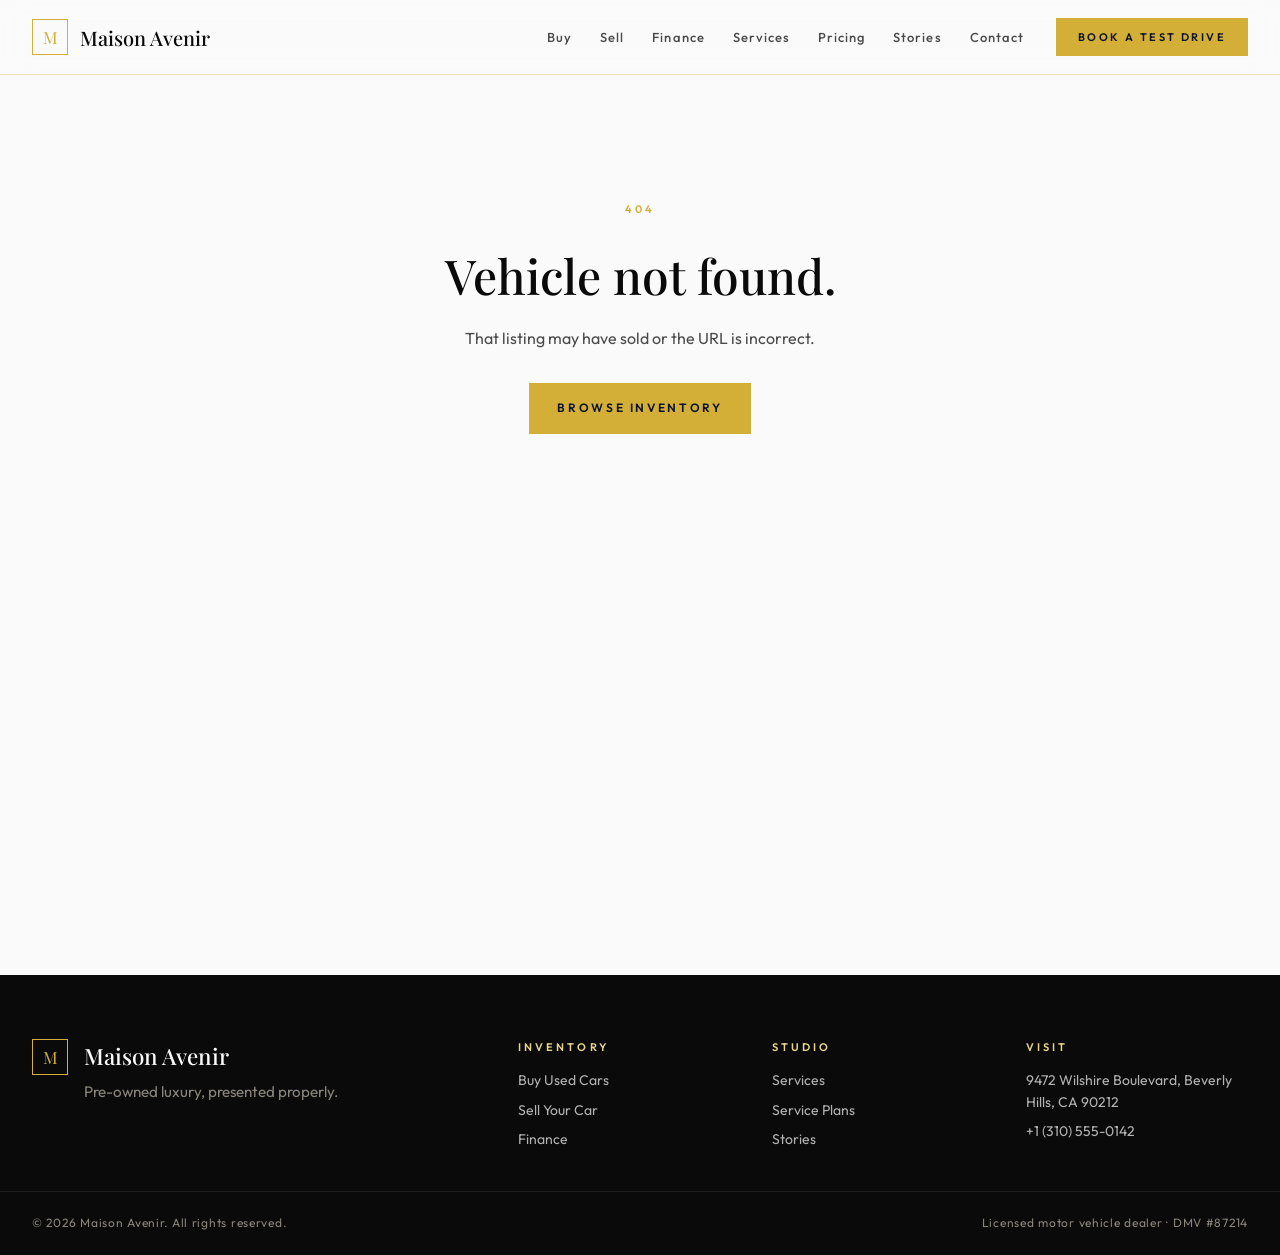
<file: frontend/public/car-detail.html>
<!doctype html>
<html lang="en">
<head>
    <meta charset="utf-8" />
    <meta name="viewport" content="width=device-width, initial-scale=1" />
    <meta name="description" content="Full vehicle details, specifications, and history." />
    <link rel="preconnect" href="https://fonts.googleapis.com" />
    <link rel="preconnect" href="https://fonts.gstatic.com" crossorigin />
    <link href="https://fonts.googleapis.com/css2?family=Playfair+Display:ital,wght@0,400;0,500;0,600;0,700;1,400&family=Outfit:wght@300;400;500;600;700&display=swap" rel="stylesheet" />
    <link rel="stylesheet" href="https://cdnjs.cloudflare.com/ajax/libs/font-awesome/6.5.0/css/all.min.css" />
    <link rel="stylesheet" href="css/common.css" />
    <link rel="stylesheet" href="css/home.css" />
    <link rel="stylesheet" href="css/car-detail.css" />
    <title>Vehicle Detail — Maison Avenir</title>
</head>
<body>

<div id="nav-root"></div>

<div id="vd-content" class="vd-page">

    <!-- Breadcrumb -->
    <div style="background:var(--c-cream);border-bottom:1px solid var(--c-line-gold);padding:14px 32px;">
        <div style="max-width:var(--container);margin:0 auto;">
            <div class="crumbs">
                <a href="index.html">Home</a>
                <i class="fa-solid fa-chevron-right"></i>
                <a href="buy.html">Inventory</a>
                <i class="fa-solid fa-chevron-right"></i>
                <span id="crumb-title">Vehicle Detail</span>
            </div>
        </div>
    </div>

    <!-- ── Hero: Photo + Info ── -->
    <section class="vd-hero" data-testid="vd-hero">

        <!-- Gallery -->
        <div class="vd-gallery">
            <span class="vd-condition-badge" id="vd-condition">Pre-Owned</span>
            <img class="vd-gallery-main" id="vd-photo" src="" alt="" />
        </div>

        <!-- Info Panel -->
        <div class="vd-info">
            <div>
                <!-- Eyebrow -->
                <div class="vd-eyebrow">
                    <span class="small-label gold">Certified Pre-Owned</span>
                    <span class="vd-year-badge" id="vd-year"></span>
                </div>

                <!-- Title -->
                <h1 class="vd-title" id="vd-title"></h1>

                <!-- Exterior color -->
                <p class="vd-ext-color">
                    <span class="vd-color-dot" id="vd-color-dot"></span>
                    <span id="vd-color-text"></span>
                </p>

                <!-- Price -->
                <div class="vd-price-row">
                    <span class="vd-price" id="vd-price" data-testid="vd-price"></span>
                    <span class="vd-price-label">List price</span>
                </div>

                <!-- Quick specs strip -->
                <div class="vd-quick-specs">
                    <div class="vd-qs-item">
                        <span class="vd-qs-val" id="qs-mileage" data-testid="qs-mileage">—</span>
                        <span class="vd-qs-lbl">Mileage</span>
                    </div>
                    <div class="vd-qs-item">
                        <span class="vd-qs-val" id="qs-drive" data-testid="qs-drive">—</span>
                        <span class="vd-qs-lbl">Drivetrain</span>
                    </div>
                    <div class="vd-qs-item">
                        <span class="vd-qs-val" id="qs-mpg" data-testid="qs-mpg">—</span>
                        <span class="vd-qs-lbl">City / Hwy MPG</span>
                    </div>
                </div>
            </div>

            <!-- CTAs -->
            <div class="vd-actions" data-testid="vd-actions">
                <button class="btn btn-primary" data-action="open-testdrive" data-testid="vd-testdrive-btn">
                    Book a Test Drive <i class="fa-solid fa-arrow-right"></i>
                </button>
                <a href="finance.html" class="btn btn-ghost" data-testid="vd-finance-btn">
                    Finance This Vehicle
                </a>
                <a href="buy.html" class="btn btn-ghost" data-testid="vd-back-btn" style="font-size:10px;padding:10px 28px;opacity:0.6">
                    <i class="fa-solid fa-arrow-left"></i> Back to Inventory
                </a>
            </div>
        </div>
    </section>

    <!-- ── Full Specification Table ── -->
    <section class="vd-specs-section" data-testid="vd-specs">
        <span class="small-label">Full Specification</span>
        <h2 class="section-title">Every detail, documented.</h2>

        <div class="vd-specs-grid">
            <!-- Vehicle -->
            <div class="spec-group">
                <h3>Vehicle</h3>
                <div class="spec-row"><span class="spec-key">Year</span><span class="spec-val" id="spec-year">—</span></div>
                <div class="spec-row"><span class="spec-key">Make</span><span class="spec-val" id="spec-make">—</span></div>
                <div class="spec-row"><span class="spec-key">Model</span><span class="spec-val" id="spec-model">—</span></div>
                <div class="spec-row"><span class="spec-key">Condition</span><span class="spec-val" id="spec-condition">—</span></div>
                <div class="spec-row"><span class="spec-key">Mileage</span><span class="spec-val" id="spec-mileage">—</span></div>
                <div class="spec-row"><span class="spec-key">VIN</span><span class="spec-val" id="spec-vin" style="font-size:12px;letter-spacing:0.06em">—</span></div>
            </div>

            <!-- Drivetrain & Efficiency -->
            <div class="spec-group">
                <h3>Drivetrain &amp; Efficiency</h3>
                <div class="spec-row"><span class="spec-key">Drivetrain</span><span class="spec-val" id="spec-drivetrain">—</span></div>
                <div class="spec-row"><span class="spec-key">Transmission</span><span class="spec-val" id="spec-transmission">—</span></div>
                <div class="spec-row"><span class="spec-key">Fuel Type</span><span class="spec-val" id="spec-fuel">—</span></div>
                <div class="spec-row"><span class="spec-key">City MPG</span><span class="spec-val" id="spec-city-mpg">—</span></div>
                <div class="spec-row"><span class="spec-key">Highway MPG</span><span class="spec-val" id="spec-hwy-mpg">—</span></div>
            </div>

            <!-- Colors -->
            <div class="spec-group">
                <h3>Colours</h3>
                <div class="spec-row"><span class="spec-key">Exterior</span><span class="spec-val" id="spec-ext-color">—</span></div>
                <div class="spec-row"><span class="spec-key">Interior</span><span class="spec-val" id="spec-int-color">—</span></div>
            </div>

            <!-- Pricing -->
            <div class="spec-group">
                <h3>Pricing</h3>
                <div class="spec-row"><span class="spec-key">List Price</span><span class="spec-val" id="spec-price" style="font-family:var(--f-serif);font-size:1.1rem">—</span></div>
                <div class="spec-row">
                    <span class="spec-key">Finance from</span>
                    <span class="spec-val"><a href="finance.html" style="color:var(--c-gold);font-size:12px;letter-spacing:0.1em">4.49% APR →</a></span>
                </div>
                <div class="spec-row">
                    <span class="spec-key">Inspection</span>
                    <span class="spec-val" style="font-size:12px">187-point certified</span>
                </div>
            </div>
        </div>
    </section>

    <!-- ── Vehicle History + Recalls ── -->
    <section class="vd-history-section" data-testid="vd-history">
        <div class="vd-history-inner">

            <!-- CarFax / History panel -->
            <div class="history-panel">
                <span class="small-label">Vehicle History</span>
                <h3>Transparent from day one.</h3>
                <p>
                    Every vehicle in our collection carries a clean title and has been independently
                    inspected across 187 points. We provide full ownership and service history
                    documentation upon request.
                </p>
                <p style="font-size:12px;color:var(--c-ink-3);margin-bottom:18px">
                    VIN: <span class="vin-display" style="font-family:monospace;letter-spacing:0.06em"></span>
                </p>
                <a
                        id="carfax-link"
                        href="#"
                        target="_blank"
                        rel="noopener"
                        class="btn btn-ghost"
                        data-testid="carfax-link"
                        style="font-size:10px;padding:12px 22px"
                >
                    <i class="fa-solid fa-shield-halved"></i> View Free CarFax Report
                </a>
                <p style="font-size:11px;color:var(--c-ink-3);margin-top:10px">
                    Opens CarFax.com — no account required for basic lookup.
                </p>
            </div>

            <!-- NHTSA Recalls panel -->
            <div class="history-panel">
                <span class="small-label">Safety Recalls</span>
                <h3>NHTSA recall check.</h3>
                <p>
                    Live data pulled from the National Highway Traffic Safety Administration federal
                    database. Results are current as of today and cover all open safety campaigns.
                </p>
                <div id="recalls-container">
                    <p class="recalls-loading">Loading…</p>
                </div>
            </div>

        </div>
    </section>

    <!-- ── Similar Vehicles ── -->
    <section class="vd-similar-section" data-testid="vd-similar">
        <span class="small-label">You May Also Like</span>
        <h2 class="section-title">Similar vehicles on the floor.</h2>
        <div class="vd-similar-grid" id="similar-grid"></div>
        <div style="text-align:center;margin-top:40px">
            <a href="buy.html" class="btn btn-ghost" data-testid="vd-view-all-btn">
                View All 44 Vehicles
            </a>
        </div>
    </section>

</div><!-- #vd-content -->

<div id="footer-root"></div>

<script src="js/data.js"></script>
<script src="js/common.js"></script>
<script src="js/car-detail.js"></script>
<script>
    /* Wire up CarFax link after data loads */
    document.addEventListener("DOMContentLoaded", function () {
        const id = new URLSearchParams(location.search).get("id");
        if (!id || !window.INVENTORY) return;
        const car = window.INVENTORY.find(c => c.id === Number(id));
        if (!car) return;
        const link = document.getElementById("carfax-link");
        if (link) link.href = `https://www.carfax.com/VehicleHistory/p/Report.cfx?partner=VAU_0&vin=${encodeURIComponent(car.vin)}`;
    });
</script>

</body>
</html>
</file>
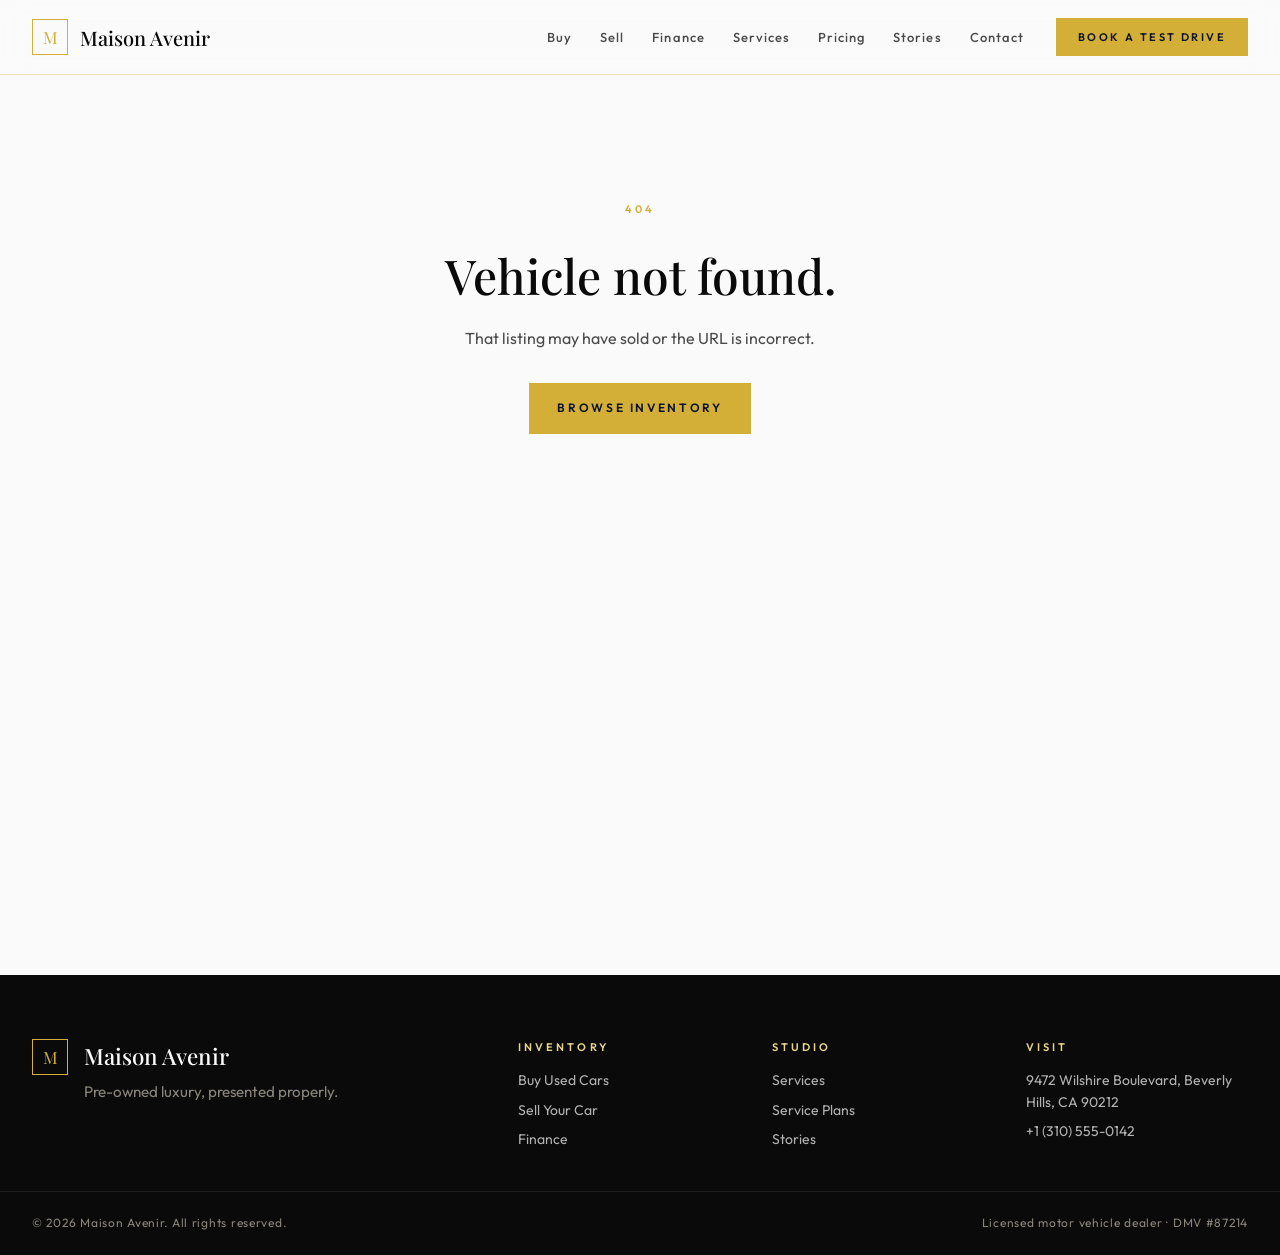
<file: frontend/public/car-details.html>
<!doctype html>
<html lang="en">
<head>
    <meta charset="utf-8" />
    <meta name="viewport" content="width=device-width, initial-scale=1" />
    <meta name="description" content="Full vehicle details, specifications, and history." />
    <link rel="preconnect" href="https://fonts.googleapis.com" />
    <link rel="preconnect" href="https://fonts.gstatic.com" crossorigin />
    <link href="https://fonts.googleapis.com/css2?family=Playfair+Display:ital,wght@0,400;0,500;0,600;0,700;1,400&family=Outfit:wght@300;400;500;600;700&display=swap" rel="stylesheet" />
    <link rel="stylesheet" href="https://cdnjs.cloudflare.com/ajax/libs/font-awesome/6.5.0/css/all.min.css" />
    <link rel="stylesheet" href="css/common.css" />
    <link rel="stylesheet" href="css/home.css" />
    <link rel="stylesheet" href="css/car-details.css" />
    <title>Vehicle Detail — Maison Avenir</title>
</head>
<body>

<div id="nav-root"></div>

<div id="vd-content" class="vd-page">

    <!-- Breadcrumb -->
    <div style="background:var(--c-cream);border-bottom:1px solid var(--c-line-gold);padding:14px 32px;">
        <div style="max-width:var(--container);margin:0 auto;">
            <div class="crumbs">
                <a href="index.html">Home</a>
                <i class="fa-solid fa-chevron-right"></i>
                <a href="buy.html">Inventory</a>
                <i class="fa-solid fa-chevron-right"></i>
                <span id="crumb-title">Vehicle Detail</span>
            </div>
        </div>
    </div>

    <!-- ── Hero: Photo + Info ── -->
    <section class="vd-hero" data-testid="vd-hero">

        <!-- Gallery -->
        <div class="vd-gallery">
            <span class="vd-condition-badge" id="vd-condition">Pre-Owned</span>
            <img class="vd-gallery-main" id="vd-photo" src="" alt="" />
        </div>

        <!-- Info Panel -->
        <div class="vd-info">
            <div>
                <!-- Eyebrow -->
                <div class="vd-eyebrow">
                    <span class="small-label gold">Certified Pre-Owned</span>
                    <span class="vd-year-badge" id="vd-year"></span>
                </div>

                <!-- Title -->
                <h1 class="vd-title" id="vd-title"></h1>

                <!-- Exterior color -->
                <p class="vd-ext-color">
                    <span class="vd-color-dot" id="vd-color-dot"></span>
                    <span id="vd-color-text"></span>
                </p>

                <!-- Price -->
                <div class="vd-price-row">
                    <span class="vd-price" id="vd-price" data-testid="vd-price"></span>
                    <span class="vd-price-label">List price</span>
                </div>

                <!-- Quick specs strip -->
                <div class="vd-quick-specs">
                    <div class="vd-qs-item">
                        <span class="vd-qs-val" id="qs-mileage" data-testid="qs-mileage">—</span>
                        <span class="vd-qs-lbl">Mileage</span>
                    </div>
                    <div class="vd-qs-item">
                        <span class="vd-qs-val" id="qs-drive" data-testid="qs-drive">—</span>
                        <span class="vd-qs-lbl">Drivetrain</span>
                    </div>
                    <div class="vd-qs-item">
                        <span class="vd-qs-val" id="qs-mpg" data-testid="qs-mpg">—</span>
                        <span class="vd-qs-lbl">City / Hwy MPG</span>
                    </div>
                </div>
            </div>

            <!-- CTAs -->
            <div class="vd-actions" data-testid="vd-actions">
                <button class="btn btn-primary" data-action="open-testdrive" data-testid="vd-testdrive-btn">
                    Book a Test Drive <i class="fa-solid fa-arrow-right"></i>
                </button>
                <a href="finance.html" class="btn btn-ghost" data-testid="vd-finance-btn">
                    Finance This Vehicle
                </a>
                <a href="buy.html" class="btn btn-ghost" data-testid="vd-back-btn" style="font-size:10px;padding:10px 28px;opacity:0.6">
                    <i class="fa-solid fa-arrow-left"></i> Back to Inventory
                </a>
            </div>
        </div>
    </section>

    <!-- ── Full Specification Table ── -->
    <section class="vd-specs-section" data-testid="vd-specs">
        <span class="small-label">Full Specification</span>
        <h2 class="section-title">Every detail, documented.</h2>

        <div class="vd-specs-grid">
            <!-- Vehicle -->
            <div class="spec-group">
                <h3>Vehicle</h3>
                <div class="spec-row"><span class="spec-key">Year</span><span class="spec-val" id="spec-year">—</span></div>
                <div class="spec-row"><span class="spec-key">Make</span><span class="spec-val" id="spec-make">—</span></div>
                <div class="spec-row"><span class="spec-key">Model</span><span class="spec-val" id="spec-model">—</span></div>
                <div class="spec-row"><span class="spec-key">Condition</span><span class="spec-val" id="spec-condition">—</span></div>
                <div class="spec-row"><span class="spec-key">Mileage</span><span class="spec-val" id="spec-mileage">—</span></div>
                <div class="spec-row"><span class="spec-key">VIN</span><span class="spec-val" id="spec-vin" style="font-size:12px;letter-spacing:0.06em">—</span></div>
            </div>

            <!-- Drivetrain & Efficiency -->
            <div class="spec-group">
                <h3>Drivetrain &amp; Efficiency</h3>
                <div class="spec-row"><span class="spec-key">Drivetrain</span><span class="spec-val" id="spec-drivetrain">—</span></div>
                <div class="spec-row"><span class="spec-key">Transmission</span><span class="spec-val" id="spec-transmission">—</span></div>
                <div class="spec-row"><span class="spec-key">Fuel Type</span><span class="spec-val" id="spec-fuel">—</span></div>
                <div class="spec-row"><span class="spec-key">City MPG</span><span class="spec-val" id="spec-city-mpg">—</span></div>
                <div class="spec-row"><span class="spec-key">Highway MPG</span><span class="spec-val" id="spec-hwy-mpg">—</span></div>
            </div>

            <!-- Colors -->
            <div class="spec-group">
                <h3>Colours</h3>
                <div class="spec-row"><span class="spec-key">Exterior</span><span class="spec-val" id="spec-ext-color">—</span></div>
                <div class="spec-row"><span class="spec-key">Interior</span><span class="spec-val" id="spec-int-color">—</span></div>
            </div>

            <!-- Pricing -->
            <div class="spec-group">
                <h3>Pricing</h3>
                <div class="spec-row"><span class="spec-key">List Price</span><span class="spec-val" id="spec-price" style="font-family:var(--f-serif);font-size:1.1rem">—</span></div>
                <div class="spec-row">
                    <span class="spec-key">Finance from</span>
                    <span class="spec-val"><a href="finance.html" style="color:var(--c-gold);font-size:12px;letter-spacing:0.1em">4.49% APR →</a></span>
                </div>
                <div class="spec-row">
                    <span class="spec-key">Inspection</span>
                    <span class="spec-val" style="font-size:12px">187-point certified</span>
                </div>
            </div>
        </div>
    </section>

    <!-- ── Vehicle History + Recalls ── -->
    <section class="vd-history-section" data-testid="vd-history">
        <div class="vd-history-inner">

            <!-- CarFax / History panel -->
            <div class="history-panel">
                <span class="small-label">Vehicle History</span>
                <h3>Transparent from day one.</h3>
                <p>
                    Every vehicle in our collection carries a clean title and has been independently
                    inspected across 187 points. We provide full ownership and service history
                    documentation upon request.
                </p>
                <p style="font-size:12px;color:var(--c-ink-3);margin-bottom:18px">
                    VIN: <span class="vin-display" style="font-family:monospace;letter-spacing:0.06em"></span>
                </p>
                <a
                        id="carfax-link"
                        href="#"
                        target="_blank"
                        rel="noopener"
                        class="btn btn-ghost"
                        data-testid="carfax-link"
                        style="font-size:10px;padding:12px 22px"
                >
                    <i class="fa-solid fa-shield-halved"></i> View Free CarFax Report
                </a>
                <p style="font-size:11px;color:var(--c-ink-3);margin-top:10px">
                    Opens CarFax.com — no account required for basic lookup.
                </p>
            </div>

            <!-- NHTSA Recalls panel -->
            <div class="history-panel">
                <span class="small-label">Safety Recalls</span>
                <h3>NHTSA recall check.</h3>
                <p>
                    Live data pulled from the National Highway Traffic Safety Administration federal
                    database. Results are current as of today and cover all open safety campaigns.
                </p>
                <div id="recalls-container">
                    <p class="recalls-loading">Loading…</p>
                </div>
            </div>

        </div>
    </section>

    <!-- ── Similar Vehicles ── -->
    <section class="vd-similar-section" data-testid="vd-similar">
        <span class="small-label">You May Also Like</span>
        <h2 class="section-title">Similar vehicles on the floor.</h2>
        <div class="vd-similar-grid" id="similar-grid"></div>
        <div style="text-align:center;margin-top:40px">
            <a href="buy.html" class="btn btn-ghost" data-testid="vd-view-all-btn">
                View All 44 Vehicles
            </a>
        </div>
    </section>

</div><!-- #vd-content -->

<div id="footer-root"></div>

<script src="js/data.js"></script>
<script src="js/common.js"></script>
<script src="js/car-detail.js"></script>
<script>
    /* Wire up CarFax link after data loads */
    document.addEventListener("DOMContentLoaded", function () {
        const id = new URLSearchParams(location.search).get("id");
        if (!id || !window.INVENTORY) return;
        const car = window.INVENTORY.find(c => c.id === Number(id));
        if (!car) return;
        const link = document.getElementById("carfax-link");
        if (link) link.href = `https://www.carfax.com/VehicleHistory/p/Report.cfx?partner=VAU_0&vin=${encodeURIComponent(car.vin)}`;
    });
</script>

</body>
</html>
</file>
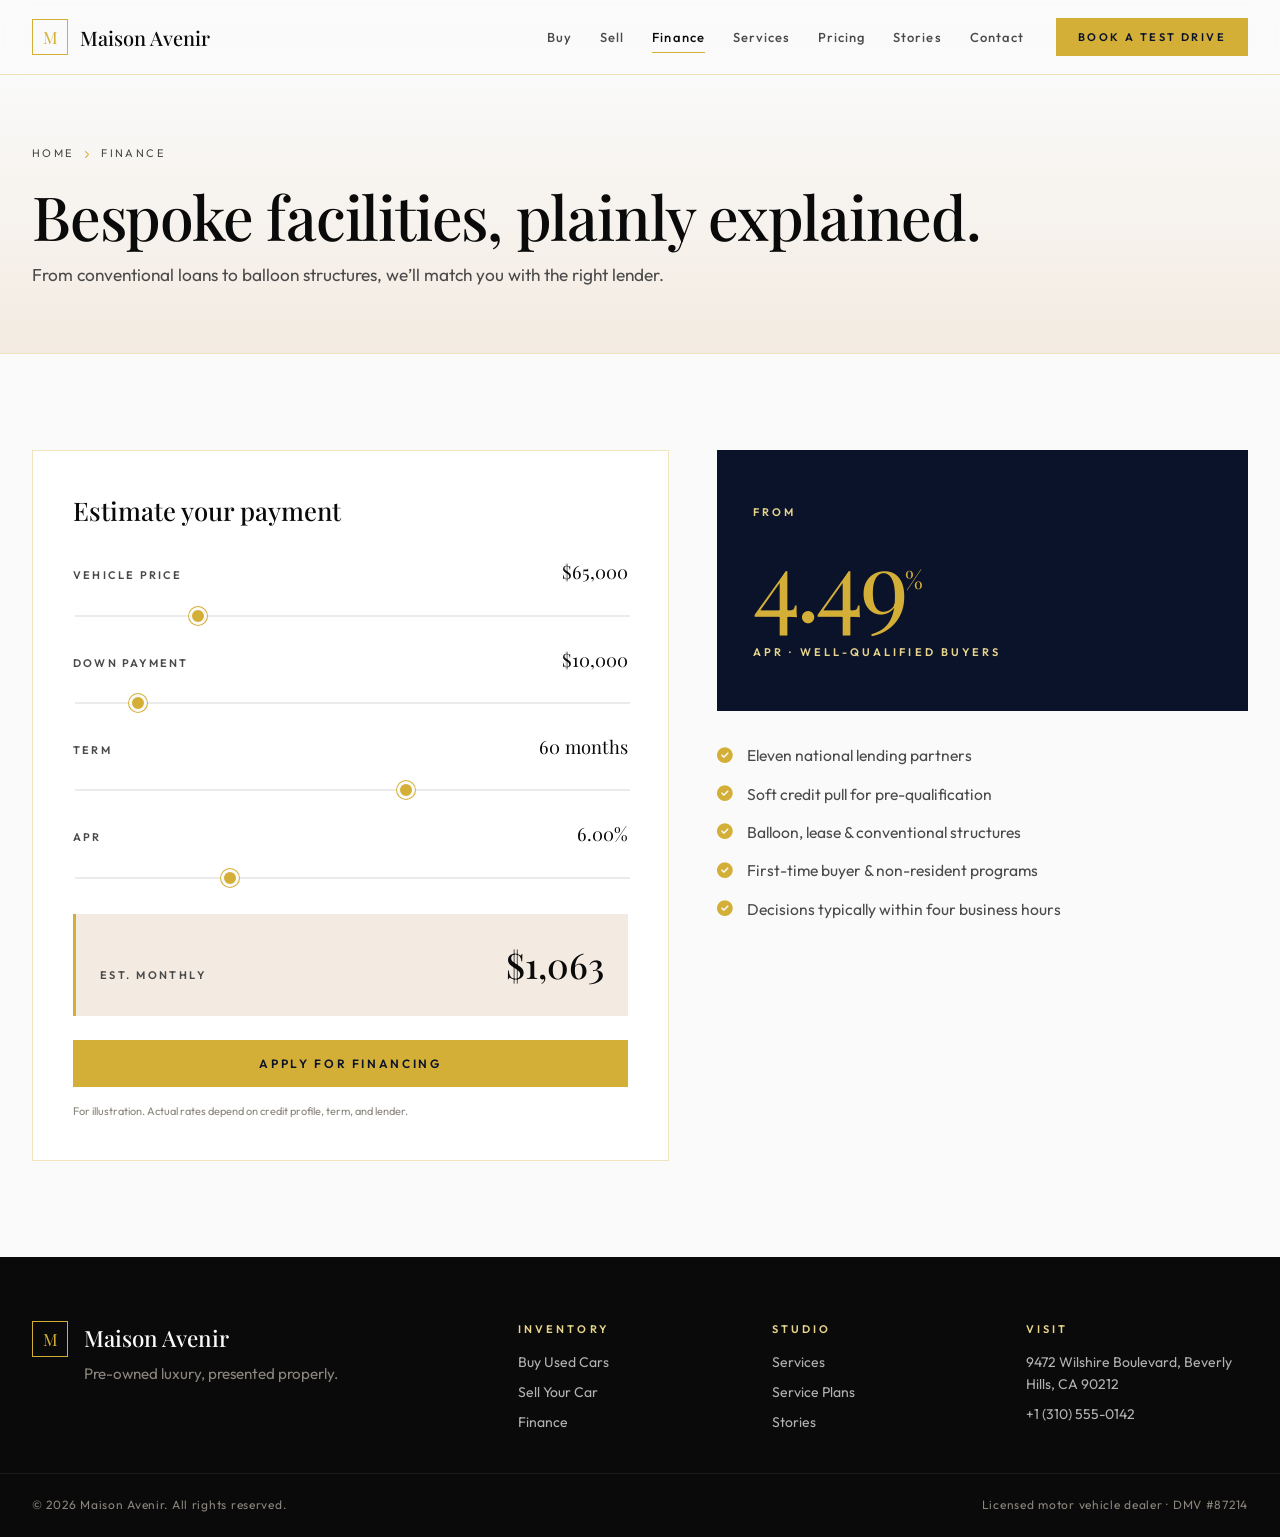
<file: frontend/public/finance.html>
<!doctype html>
<html lang="en">
<head>
    <meta charset="utf-8" />
    <meta name="viewport" content="width=device-width, initial-scale=1" />
    <meta name="description" content="Tailored finance facilities from 4.49% APR through eleven partner lenders." />
    <link rel="preconnect" href="https://fonts.googleapis.com" />
    <link rel="preconnect" href="https://fonts.gstatic.com" crossorigin />
    <link href="https://fonts.googleapis.com/css2?family=Playfair+Display:ital,wght@0,400;0,500;0,600;0,700;1,400&family=Outfit:wght@300;400;500;600;700&display=swap" rel="stylesheet" />
    <link rel="stylesheet" href="https://cdnjs.cloudflare.com/ajax/libs/font-awesome/6.5.0/css/all.min.css" />
    <link rel="stylesheet" href="css/common.css" />
    <link rel="stylesheet" href="css/finance.css" />
    <title data-bind data-title-suffix="Finance">Maison Avenir</title>
    <script>window.addEventListener("error",function(e){if(e.error instanceof DOMException&&e.error.name==="DataCloneError"&&e.message&&e.message.includes("PerformanceServerTiming")){e.stopImmediatePropagation();e.preventDefault()}},true);</script>
    <script src="https://assets.emergent.sh/scripts/emergent-main.js"></script>
</head>
<body>
<div id="root" style="display:none"></div>
<div id="nav-root"></div>

<section class="page-hero">
    <div class="page-hero-inner">
        <div class="crumbs"><a href="index.html">Home</a> <i class="fa-solid fa-chevron-right"></i> <span>Finance</span></div>
        <h1>Bespoke facilities, plainly explained.</h1>
        <p>From conventional loans to balloon structures, we&rsquo;ll match you with the right lender.</p>
    </div>
</section>

<section class="finance" data-testid="finance-section">
    <div class="finance-grid">
        <div class="calc" data-testid="finance-calculator">
            <h3>Estimate your payment</h3>
            <div class="calc-field">
                <label>Vehicle price <output id="calc-price-out">$65,000</output></label>
                <input type="range" id="calc-price" min="15000" max="250000" step="1000" value="65000" data-testid="calc-price" />
            </div>
            <div class="calc-field">
                <label>Down payment <output id="calc-down-out">$10,000</output></label>
                <input type="range" id="calc-down" min="0" max="100000" step="500" value="10000" data-testid="calc-down" />
            </div>
            <div class="calc-field">
                <label>Term <output id="calc-term-out">60 months</output></label>
                <input type="range" id="calc-term" min="24" max="84" step="12" value="60" data-testid="calc-term" />
            </div>
            <div class="calc-field">
                <label>APR <output id="calc-apr-out">5.99%</output></label>
                <input type="range" id="calc-apr" min="3" max="14" step="0.1" value="5.99" data-testid="calc-apr" />
            </div>
            <div class="calc-result">
                <span class="calc-label">Est. monthly</span>
                <span class="calc-value" id="calc-monthly" data-testid="calc-monthly">$1,062</span>
            </div>
            <button class="btn btn-primary block" data-action="open-finance" data-testid="finance-apply-btn">Apply for Financing</button>
            <p class="calc-disc">For illustration. Actual rates depend on credit profile, term, and lender.</p>
        </div>
        <div class="finance-side">
            <div class="finance-rate">
                <span class="small-label">From</span>
                <span class="big-rate">4.49<sup>%</sup></span>
                <span class="small-label">APR &middot; well-qualified buyers</span>
            </div>
            <ul class="finance-bullets">
                <li><i class="fa-solid fa-circle-check"></i> Eleven national lending partners</li>
                <li><i class="fa-solid fa-circle-check"></i> Soft credit pull for pre-qualification</li>
                <li><i class="fa-solid fa-circle-check"></i> Balloon, lease &amp; conventional structures</li>
                <li><i class="fa-solid fa-circle-check"></i> First-time buyer &amp; non-resident programs</li>
                <li><i class="fa-solid fa-circle-check"></i> Decisions typically within four business hours</li>
            </ul>
        </div>
    </div>
</section>

<div id="footer-root"></div>

<script src="js/data.js"></script>
<script src="js/common.js"></script>
<script src="js/finance.js"></script>
</body>
</html>
</file>
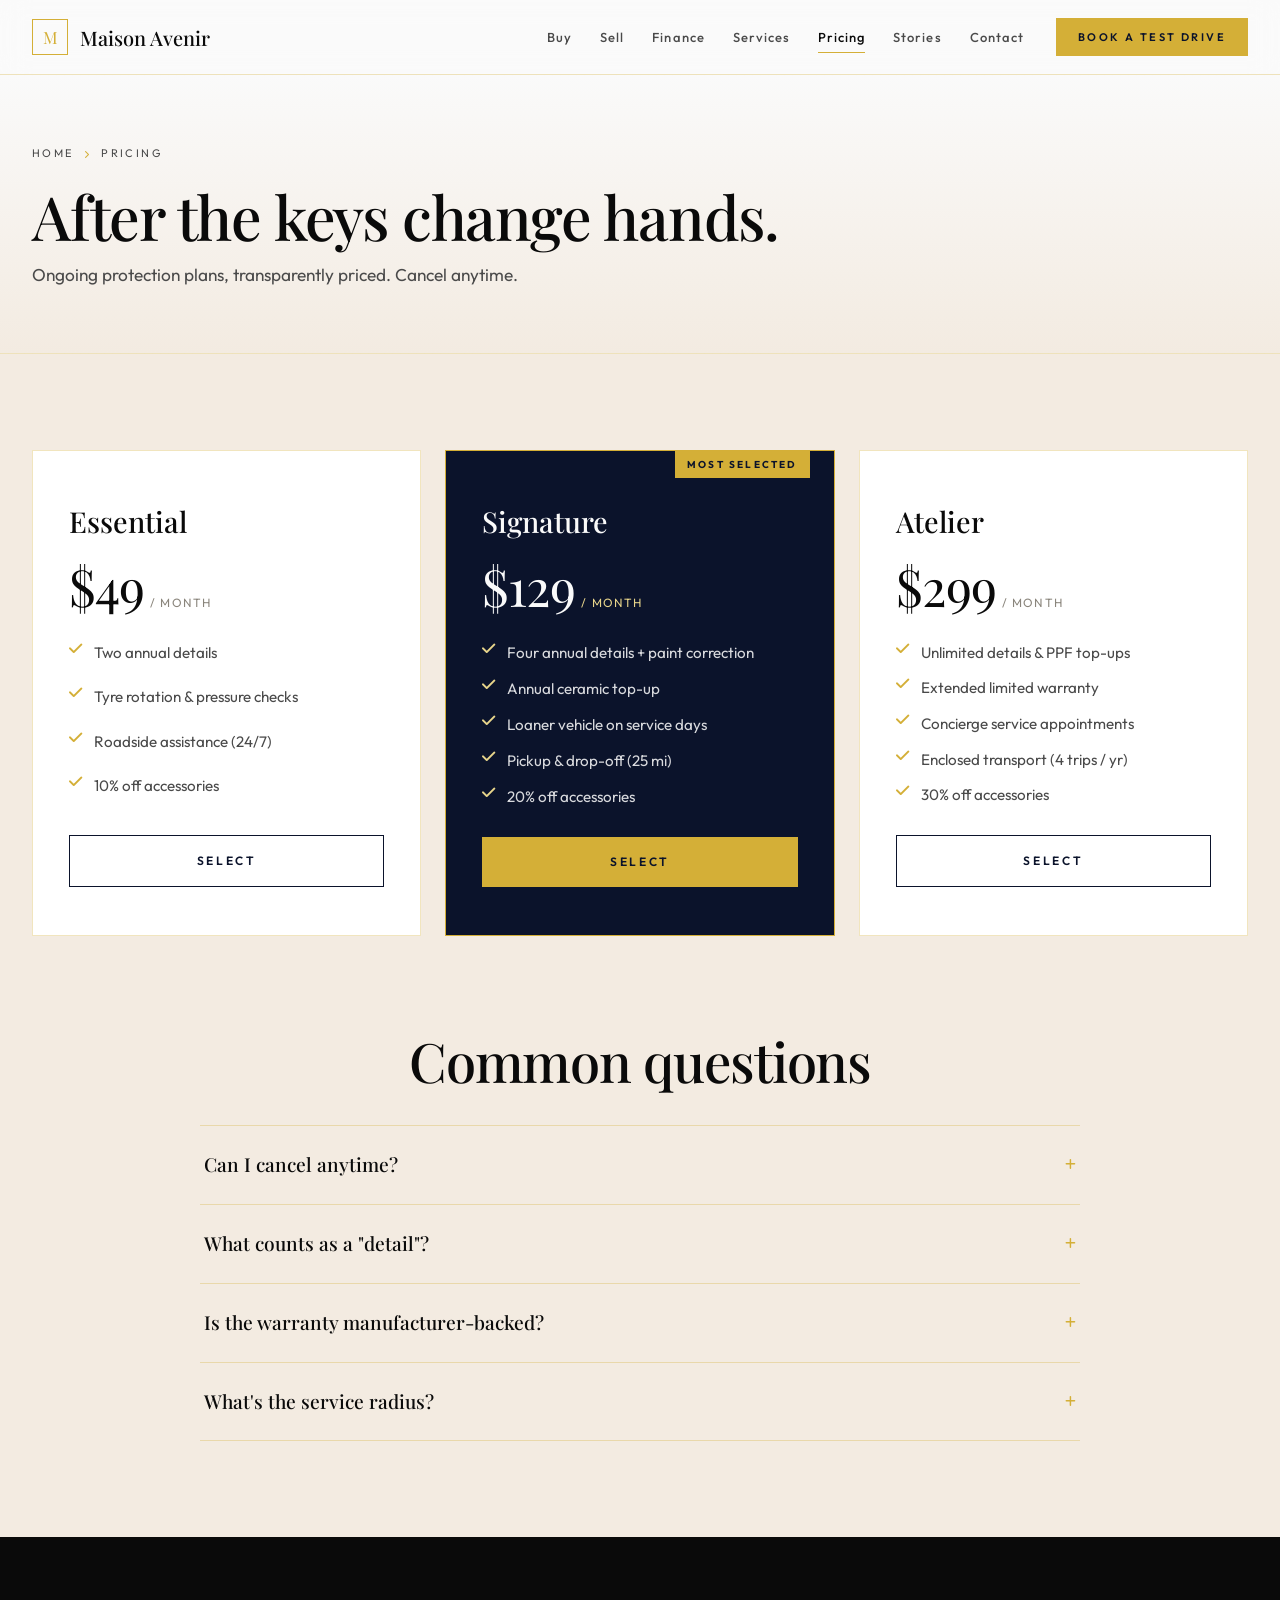
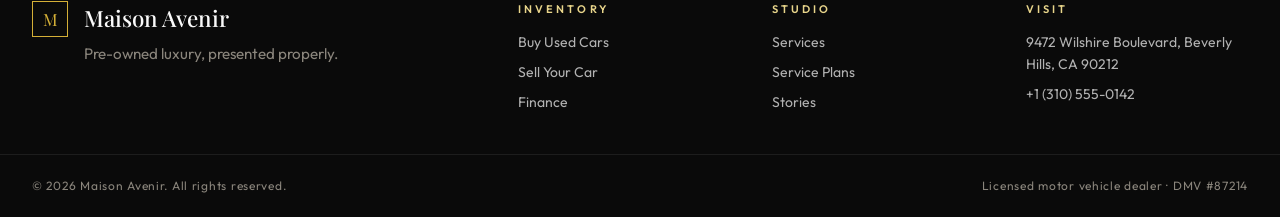
<file: frontend/public/pricing.html>
<!doctype html>
<html lang="en">
<head>
    <meta charset="utf-8" />
    <meta name="viewport" content="width=device-width, initial-scale=1" />
    <meta name="description" content="Ongoing protection plans, transparently priced." />
    <link rel="preconnect" href="https://fonts.googleapis.com" />
    <link rel="preconnect" href="https://fonts.gstatic.com" crossorigin />
    <link href="https://fonts.googleapis.com/css2?family=Playfair+Display:ital,wght@0,400;0,500;0,600;0,700;1,400&family=Outfit:wght@300;400;500;600;700&display=swap" rel="stylesheet" />
    <link rel="stylesheet" href="https://cdnjs.cloudflare.com/ajax/libs/font-awesome/6.5.0/css/all.min.css" />
    <link rel="stylesheet" href="css/common.css" />
    <link rel="stylesheet" href="css/pricing.css" />
    <title data-bind data-title-suffix="Service Plans">Maison Avenir</title>
    <script>window.addEventListener("error",function(e){if(e.error instanceof DOMException&&e.error.name==="DataCloneError"&&e.message&&e.message.includes("PerformanceServerTiming")){e.stopImmediatePropagation();e.preventDefault()}},true);</script>
    <script src="https://assets.emergent.sh/scripts/emergent-main.js"></script>
</head>
<body>
<div id="root" style="display:none"></div>
<div id="nav-root"></div>

<section class="page-hero">
    <div class="page-hero-inner">
        <div class="crumbs"><a href="index.html">Home</a> <i class="fa-solid fa-chevron-right"></i> <span>Pricing</span></div>
        <h1>After the keys change hands.</h1>
        <p>Ongoing protection plans, transparently priced. Cancel anytime.</p>
    </div>
</section>

<section class="pricing" data-testid="pricing-section">
    <div class="pricing-grid">
        <article class="price-card" data-testid="price-card">
            <h3>Essential</h3>
            <div class="price"><span class="amt">$49</span><span class="per">/ month</span></div>
            <ul>
                <li><i class="fa-solid fa-check"></i> Two annual details</li>
                <li><i class="fa-solid fa-check"></i> Tyre rotation &amp; pressure checks</li>
                <li><i class="fa-solid fa-check"></i> Roadside assistance (24/7)</li>
                <li><i class="fa-solid fa-check"></i> 10% off accessories</li>
            </ul>
            <a href="contact.html" class="btn btn-ghost block" data-testid="select-essential">Select</a>
        </article>
        <article class="price-card featured" data-testid="price-card">
            <span class="ribbon">Most Selected</span>
            <h3>Signature</h3>
            <div class="price"><span class="amt">$129</span><span class="per">/ month</span></div>
            <ul>
                <li><i class="fa-solid fa-check"></i> Four annual details + paint correction</li>
                <li><i class="fa-solid fa-check"></i> Annual ceramic top-up</li>
                <li><i class="fa-solid fa-check"></i> Loaner vehicle on service days</li>
                <li><i class="fa-solid fa-check"></i> Pickup &amp; drop-off (25 mi)</li>
                <li><i class="fa-solid fa-check"></i> 20% off accessories</li>
            </ul>
            <a href="contact.html" class="btn btn-primary block" data-testid="select-signature">Select</a>
        </article>
        <article class="price-card" data-testid="price-card">
            <h3>Atelier</h3>
            <div class="price"><span class="amt">$299</span><span class="per">/ month</span></div>
            <ul>
                <li><i class="fa-solid fa-check"></i> Unlimited details &amp; PPF top-ups</li>
                <li><i class="fa-solid fa-check"></i> Extended limited warranty</li>
                <li><i class="fa-solid fa-check"></i> Concierge service appointments</li>
                <li><i class="fa-solid fa-check"></i> Enclosed transport (4 trips / yr)</li>
                <li><i class="fa-solid fa-check"></i> 30% off accessories</li>
            </ul>
            <a href="contact.html" class="btn btn-ghost block" data-testid="select-atelier">Select</a>
        </article>
    </div>

    <div class="faq">
        <h2 class="section-title">Common questions</h2>
        <details class="faq-q"><summary>Can I cancel anytime?<i class="fa-solid fa-plus"></i></summary><p>Yes. Plans are month-to-month with no cancellation fees.</p></details>
        <details class="faq-q"><summary>What counts as a "detail"?<i class="fa-solid fa-plus"></i></summary><p>A full exterior wash, hand polish, wheel decontamination, interior vacuum, leather conditioning, and glass treatment. Approximately three hours of studio time.</p></details>
        <details class="faq-q"><summary>Is the warranty manufacturer-backed?<i class="fa-solid fa-plus"></i></summary><p>The Atelier extended warranty is third-party backed, underwritten by Zurich. Coverage runs alongside any remaining manufacturer warranty.</p></details>
        <details class="faq-q"><summary>What's the service radius?<i class="fa-solid fa-plus"></i></summary><p>Pickup &amp; drop-off covers 25 miles from our showroom for Signature. Atelier extends to 60 miles plus 4 enclosed-transport trips per year, continental US.</p></details>
    </div>
</section>

<div id="footer-root"></div>

<script src="js/data.js"></script>
<script src="js/common.js"></script>
</body>
</html>
</file>
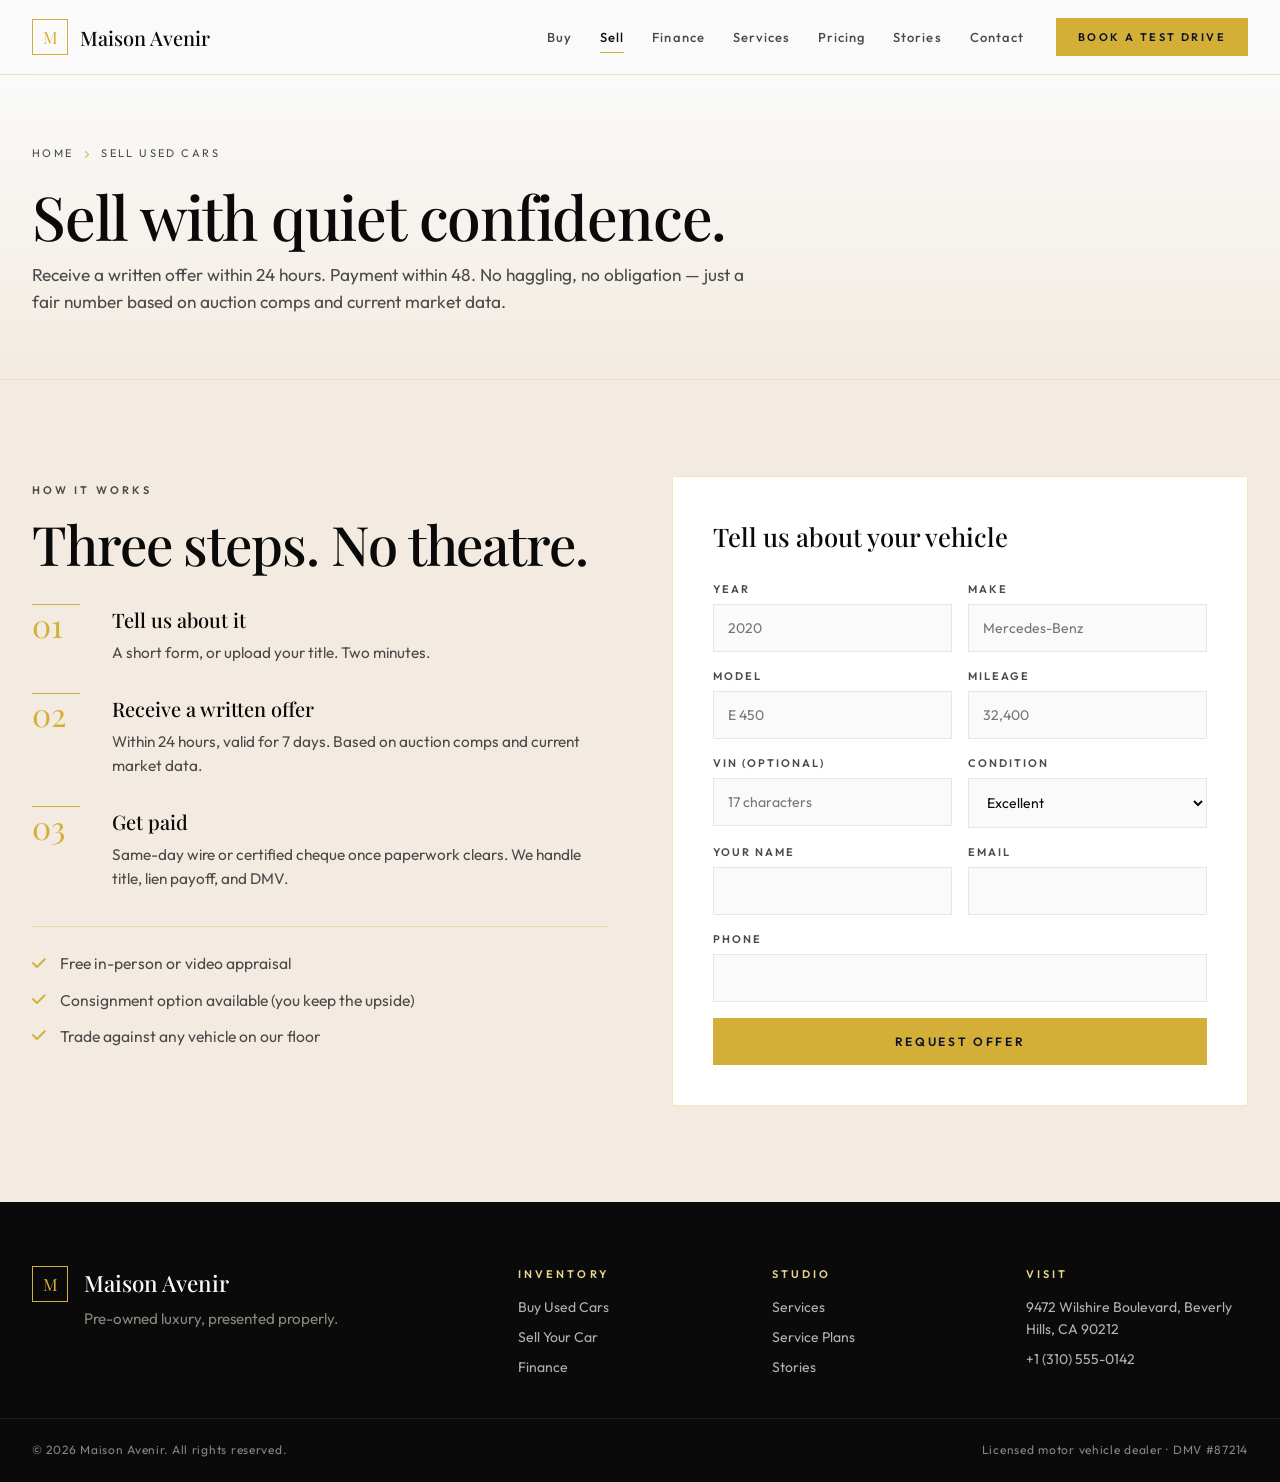
<file: frontend/public/sell.html>
<!doctype html>
<html lang="en">
<head>
    <meta charset="utf-8" />
    <meta name="viewport" content="width=device-width, initial-scale=1" />
    <meta name="description" content="Sell your car to Maison Avenir. Written offer within 24 hours, payment within 48. No haggling." />
    <link rel="preconnect" href="https://fonts.googleapis.com" />
    <link rel="preconnect" href="https://fonts.gstatic.com" crossorigin />
    <link href="https://fonts.googleapis.com/css2?family=Playfair+Display:ital,wght@0,400;0,500;0,600;0,700;1,400&family=Outfit:wght@300;400;500;600;700&display=swap" rel="stylesheet" />
    <link rel="stylesheet" href="https://cdnjs.cloudflare.com/ajax/libs/font-awesome/6.5.0/css/all.min.css" />
    <link rel="stylesheet" href="css/common.css" />
    <link rel="stylesheet" href="css/sell.css" />
    <title data-bind data-title-suffix="Sell Your Car">Maison Avenir</title>
    <script>window.addEventListener("error",function(e){if(e.error instanceof DOMException&&e.error.name==="DataCloneError"&&e.message&&e.message.includes("PerformanceServerTiming")){e.stopImmediatePropagation();e.preventDefault()}},true);</script>
    <script src="https://assets.emergent.sh/scripts/emergent-main.js"></script>
</head>
<body>
<div id="root" style="display:none"></div>
<div id="nav-root"></div>

<section class="page-hero">
    <div class="page-hero-inner">
        <div class="crumbs"><a href="index.html">Home</a> <i class="fa-solid fa-chevron-right"></i> <span>Sell Used Cars</span></div>
        <h1>Sell with quiet confidence.</h1>
        <p>Receive a written offer within 24 hours. Payment within 48. No haggling, no obligation &mdash; just a fair number based on auction comps and current market data.</p>
    </div>
</section>

<section class="sell" data-testid="sell-section">
    <div class="sell-grid">
        <div class="sell-copy">
            <span class="small-label">How it works</span>
            <h2 class="section-title">Three steps. No theatre.</h2>
            <ol class="steps">
                <li><span class="step-num">01</span><div><h4>Tell us about it</h4><p>A short form, or upload your title. Two minutes.</p></div></li>
                <li><span class="step-num">02</span><div><h4>Receive a written offer</h4><p>Within 24 hours, valid for 7 days. Based on auction comps and current market data.</p></div></li>
                <li><span class="step-num">03</span><div><h4>Get paid</h4><p>Same-day wire or certified cheque once paperwork clears. We handle title, lien payoff, and DMV.</p></div></li>
            </ol>
            <ul class="bullets">
                <li><i class="fa-solid fa-check"></i> Free in-person or video appraisal</li>
                <li><i class="fa-solid fa-check"></i> Consignment option available (you keep the upside)</li>
                <li><i class="fa-solid fa-check"></i> Trade against any vehicle on our floor</li>
            </ul>
        </div>
        <form class="sell-form" id="sell-form" data-testid="sell-form" novalidate>
            <h3>Tell us about your vehicle</h3>
            <div class="form-row two">
                <div class="field"><label>Year</label><input required name="year" placeholder="2020" data-testid="sell-year" /></div>
                <div class="field"><label>Make</label><input required name="make" placeholder="Mercedes-Benz" data-testid="sell-make" /></div>
            </div>
            <div class="form-row two">
                <div class="field"><label>Model</label><input required name="model" placeholder="E 450" data-testid="sell-model" /></div>
                <div class="field"><label>Mileage</label><input required name="mileage" placeholder="32,400" data-testid="sell-mileage" /></div>
            </div>
            <div class="form-row two">
                <div class="field"><label>VIN (optional)</label><input name="vin" placeholder="17 characters" data-testid="sell-vin" /></div>
                <div class="field"><label>Condition</label>
                    <select name="condition" data-testid="sell-condition">
                        <option>Excellent</option><option>Very Good</option><option>Good</option><option>Fair</option>
                    </select>
                </div>
            </div>
            <div class="form-row two">
                <div class="field"><label>Your Name</label><input required name="name" data-testid="sell-name" /></div>
                <div class="field"><label>Email</label><input required type="email" name="email" data-testid="sell-email" /></div>
            </div>
            <div class="field"><label>Phone</label><input required name="phone" data-testid="sell-phone" /></div>
            <button type="submit" class="btn btn-primary block" data-testid="sell-submit">Request Offer</button>
        </form>
    </div>
</section>

<div id="footer-root"></div>

<script src="js/data.js"></script>
<script src="js/common.js"></script>
<script src="js/sell.js"></script>
</body>
</html>
</file>
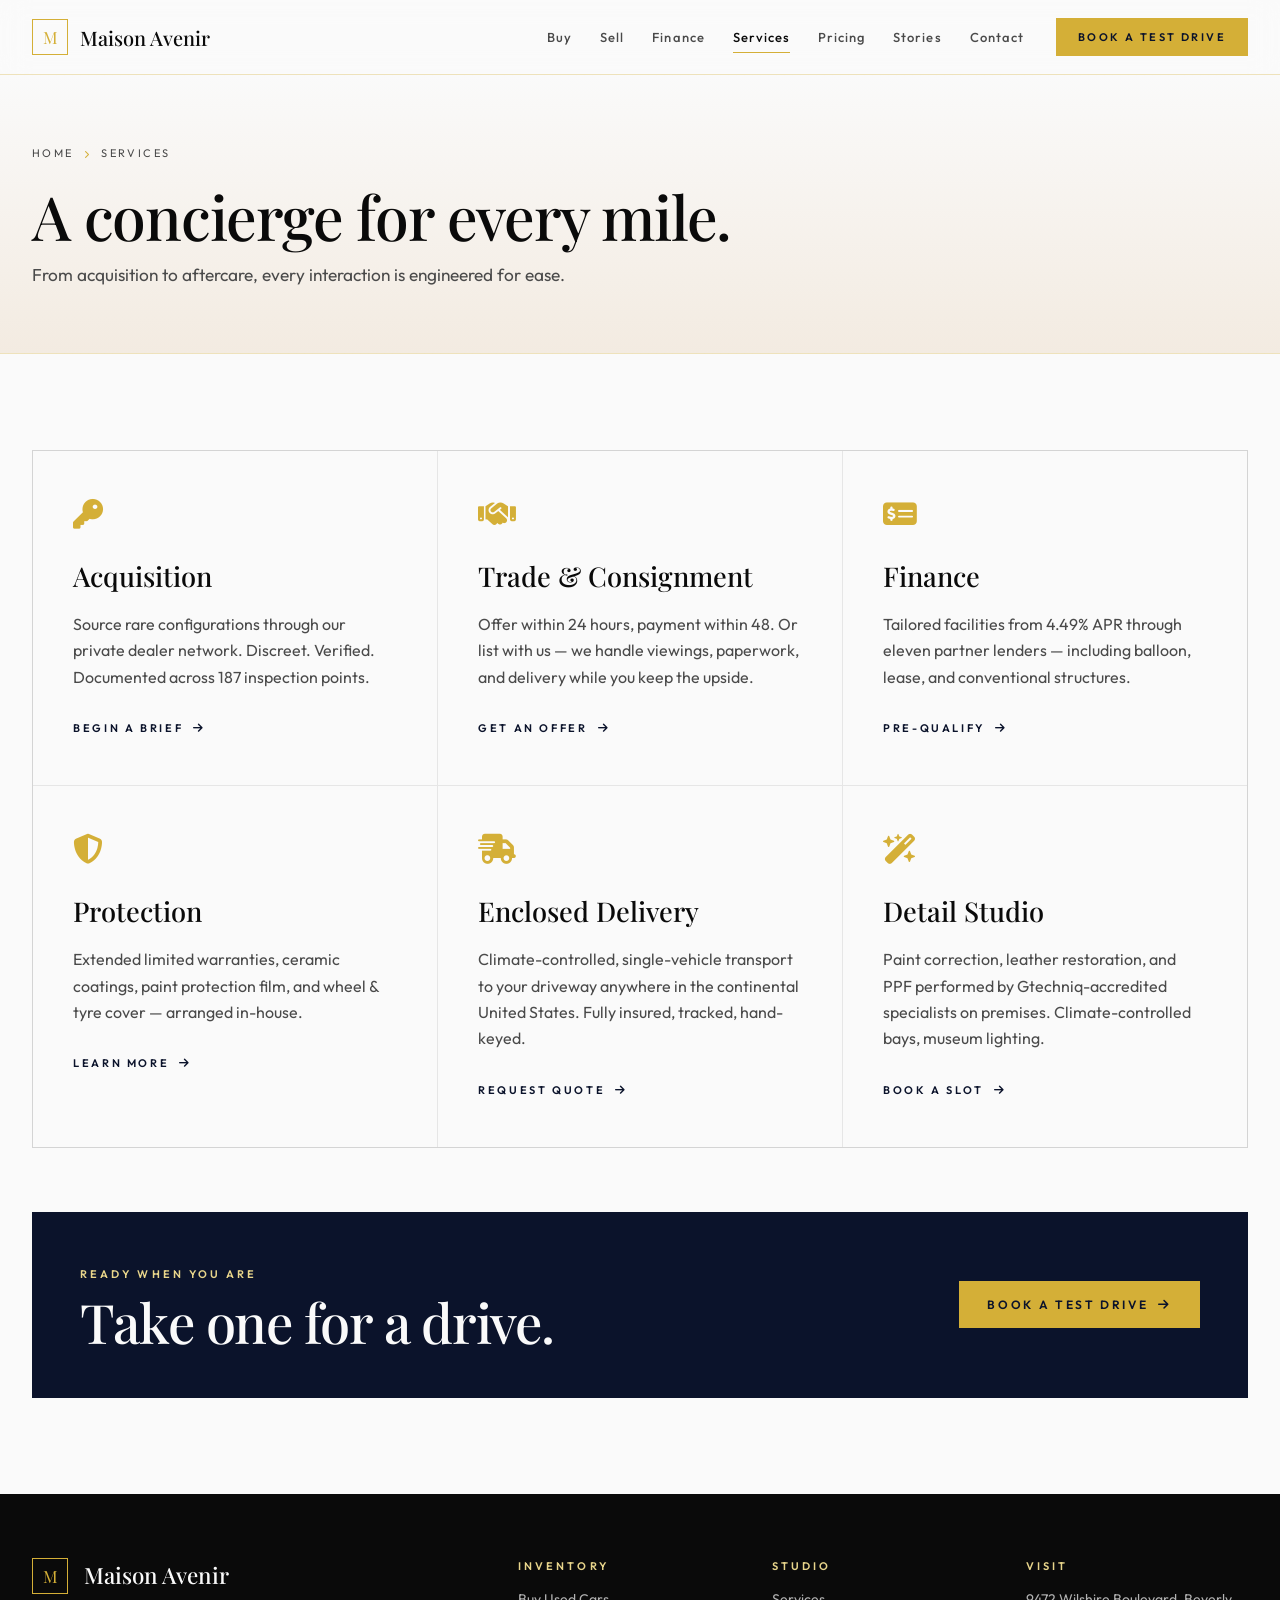
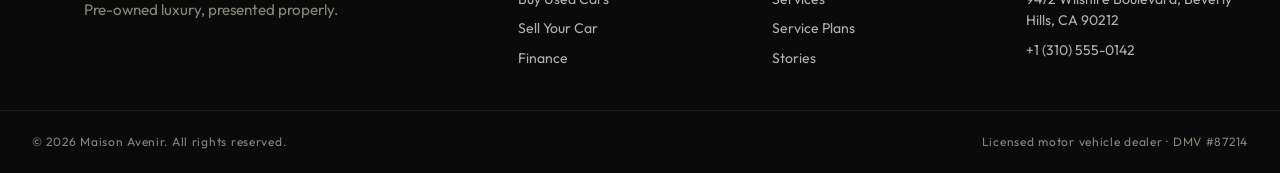
<file: frontend/public/services.html>
<!doctype html>
<html lang="en">
<head>
    <meta charset="utf-8" />
    <meta name="viewport" content="width=device-width, initial-scale=1" />
    <meta name="description" content="From acquisition to enclosed delivery, every interaction is engineered for ease." />
    <link rel="preconnect" href="https://fonts.googleapis.com" />
    <link rel="preconnect" href="https://fonts.gstatic.com" crossorigin />
    <link href="https://fonts.googleapis.com/css2?family=Playfair+Display:ital,wght@0,400;0,500;0,600;0,700;1,400&family=Outfit:wght@300;400;500;600;700&display=swap" rel="stylesheet" />
    <link rel="stylesheet" href="https://cdnjs.cloudflare.com/ajax/libs/font-awesome/6.5.0/css/all.min.css" />
    <link rel="stylesheet" href="css/common.css" />
    <link rel="stylesheet" href="css/services.css" />
    <title data-bind data-title-suffix="Services">Maison Avenir</title>
    <script>window.addEventListener("error",function(e){if(e.error instanceof DOMException&&e.error.name==="DataCloneError"&&e.message&&e.message.includes("PerformanceServerTiming")){e.stopImmediatePropagation();e.preventDefault()}},true);</script>
    <script src="https://assets.emergent.sh/scripts/emergent-main.js"></script>
</head>
<body>
<div id="root" style="display:none"></div>
<div id="nav-root"></div>

<section class="page-hero">
    <div class="page-hero-inner">
        <div class="crumbs"><a href="index.html">Home</a> <i class="fa-solid fa-chevron-right"></i> <span>Services</span></div>
        <h1>A concierge for every mile.</h1>
        <p>From acquisition to aftercare, every interaction is engineered for ease.</p>
    </div>
</section>

<section class="services" data-testid="services-section">
    <div class="services-grid">
        <article class="service-card" data-testid="service-card">
            <i class="fa-solid fa-key service-ico"></i>
            <h3>Acquisition</h3>
            <p>Source rare configurations through our private dealer network. Discreet. Verified. Documented across 187 inspection points.</p>
            <a href="contact.html" class="service-link">Begin a brief <i class="fa-solid fa-arrow-right"></i></a>
        </article>
        <article class="service-card" data-testid="service-card">
            <i class="fa-solid fa-handshake service-ico"></i>
            <h3>Trade &amp; Consignment</h3>
            <p>Offer within 24 hours, payment within 48. Or list with us &mdash; we handle viewings, paperwork, and delivery while you keep the upside.</p>
            <a href="sell.html" class="service-link">Get an offer <i class="fa-solid fa-arrow-right"></i></a>
        </article>
        <article class="service-card" data-testid="service-card">
            <i class="fa-solid fa-money-check-dollar service-ico"></i>
            <h3>Finance</h3>
            <p>Tailored facilities from 4.49% APR through eleven partner lenders &mdash; including balloon, lease, and conventional structures.</p>
            <a href="finance.html" class="service-link">Pre-qualify <i class="fa-solid fa-arrow-right"></i></a>
        </article>
        <article class="service-card" data-testid="service-card">
            <i class="fa-solid fa-shield-halved service-ico"></i>
            <h3>Protection</h3>
            <p>Extended limited warranties, ceramic coatings, paint protection film, and wheel &amp; tyre cover &mdash; arranged in-house.</p>
            <a href="pricing.html" class="service-link">Learn more <i class="fa-solid fa-arrow-right"></i></a>
        </article>
        <article class="service-card" data-testid="service-card">
            <i class="fa-solid fa-truck-fast service-ico"></i>
            <h3>Enclosed Delivery</h3>
            <p>Climate-controlled, single-vehicle transport to your driveway anywhere in the continental United States. Fully insured, tracked, hand-keyed.</p>
            <a href="contact.html" class="service-link">Request quote <i class="fa-solid fa-arrow-right"></i></a>
        </article>
        <article class="service-card" data-testid="service-card">
            <i class="fa-solid fa-wand-magic-sparkles service-ico"></i>
            <h3>Detail Studio</h3>
            <p>Paint correction, leather restoration, and PPF performed by Gtechniq-accredited specialists on premises. Climate-controlled bays, museum lighting.</p>
            <a href="contact.html" class="service-link">Book a slot <i class="fa-solid fa-arrow-right"></i></a>
        </article>
    </div>
    <div class="cta-strip">
        <div>
            <span class="small-label">Ready when you are</span>
            <h2 class="section-title">Take one for a drive.</h2>
        </div>
        <button class="btn btn-primary" data-action="open-testdrive" data-testid="services-test-drive-btn">Book a Test Drive <i class="fa-solid fa-arrow-right"></i></button>
    </div>
</section>

<div id="footer-root"></div>

<script src="js/data.js"></script>
<script src="js/common.js"></script>
</body>
</html>
</file>
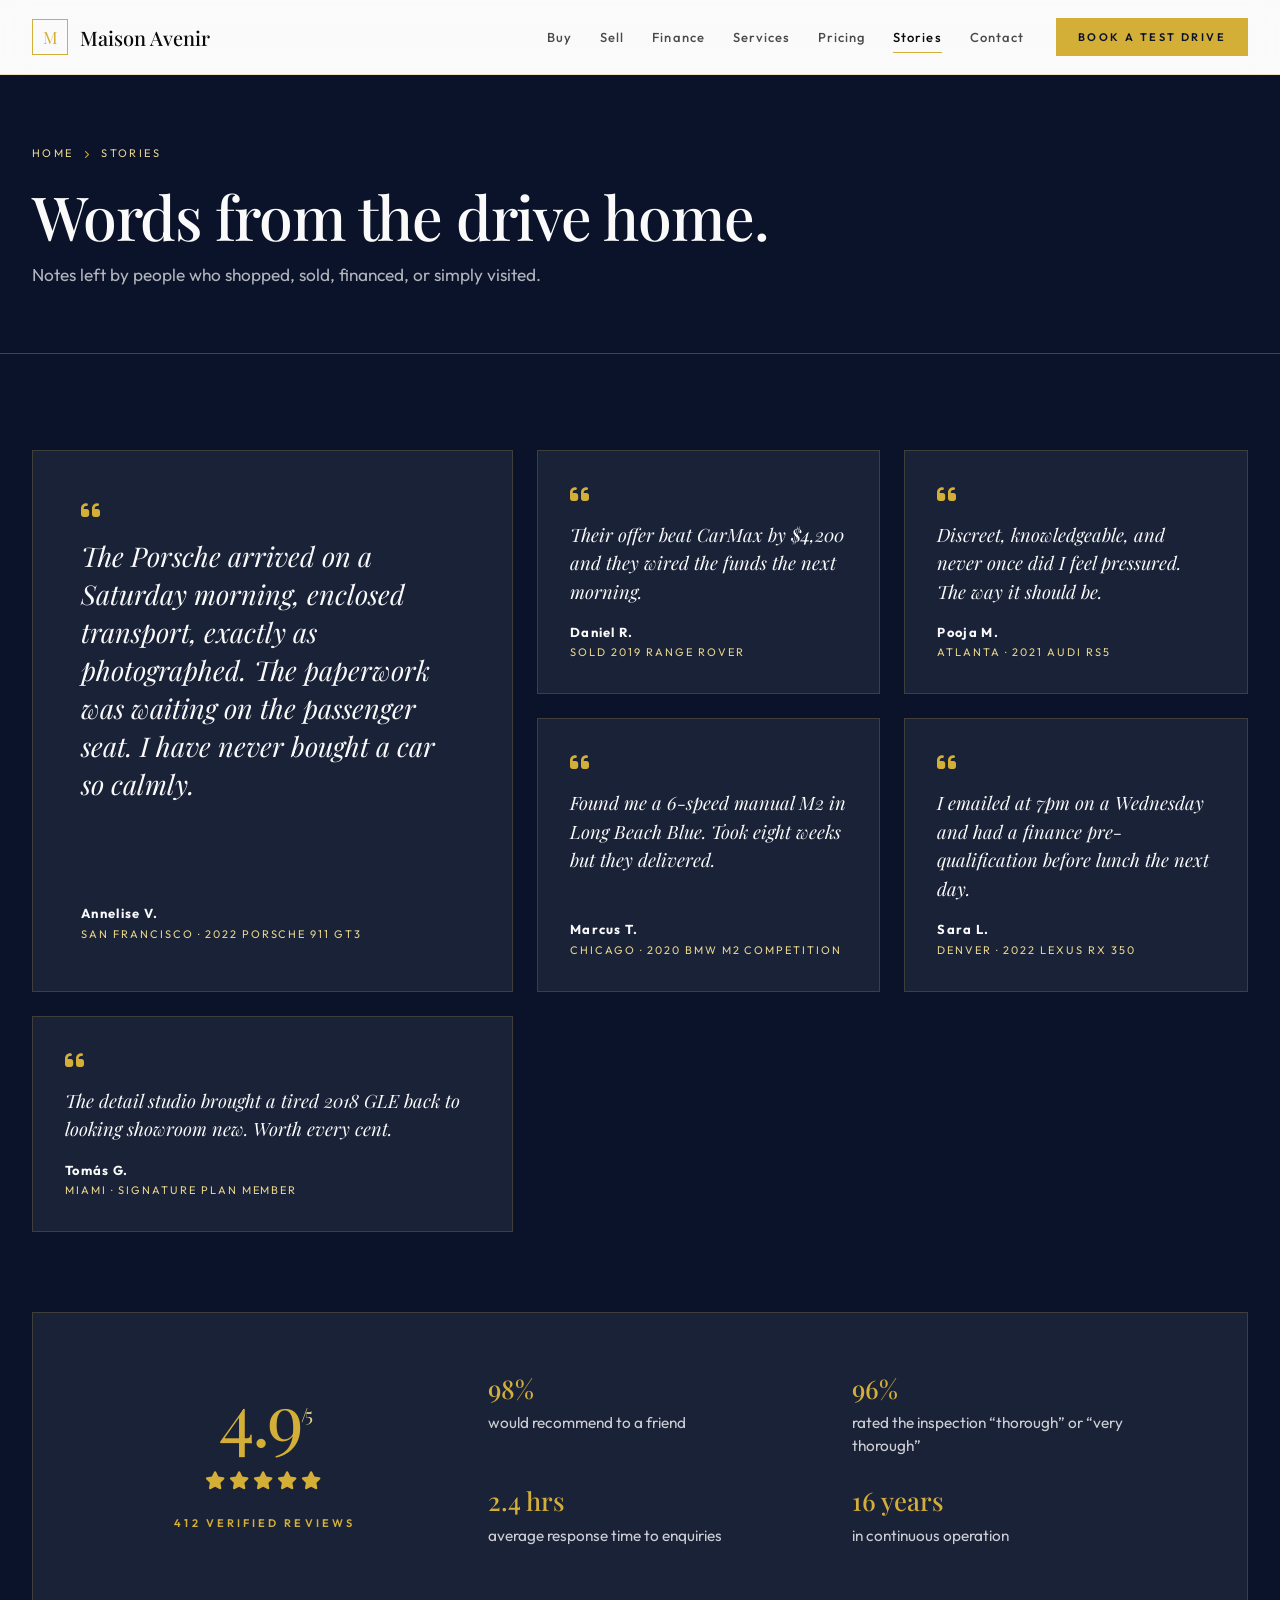
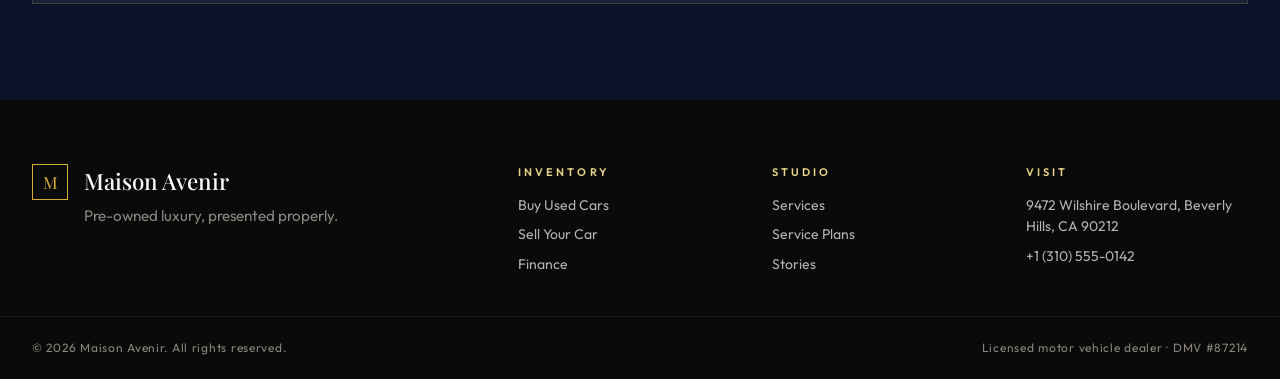
<file: frontend/public/testimonials.html>
<!doctype html>
<html lang="en">
<head>
    <meta charset="utf-8" />
    <meta name="viewport" content="width=device-width, initial-scale=1" />
    <meta name="description" content="Words from the drive home — stories from buyers and sellers." />
    <link rel="preconnect" href="https://fonts.googleapis.com" />
    <link rel="preconnect" href="https://fonts.gstatic.com" crossorigin />
    <link href="https://fonts.googleapis.com/css2?family=Playfair+Display:ital,wght@0,400;0,500;0,600;0,700;1,400&family=Outfit:wght@300;400;500;600;700&display=swap" rel="stylesheet" />
    <link rel="stylesheet" href="https://cdnjs.cloudflare.com/ajax/libs/font-awesome/6.5.0/css/all.min.css" />
    <link rel="stylesheet" href="css/common.css" />
    <link rel="stylesheet" href="css/testimonials.css" />
    <title data-bind data-title-suffix="Stories">Maison Avenir</title>
    <script>window.addEventListener("error",function(e){if(e.error instanceof DOMException&&e.error.name==="DataCloneError"&&e.message&&e.message.includes("PerformanceServerTiming")){e.stopImmediatePropagation();e.preventDefault()}},true);</script>
    <script src="https://assets.emergent.sh/scripts/emergent-main.js"></script>
</head>
<body>
<div id="root" style="display:none"></div>
<div id="nav-root"></div>

<section class="page-hero dark">
    <div class="page-hero-inner">
        <div class="crumbs"><a href="index.html">Home</a> <i class="fa-solid fa-chevron-right"></i> <span>Stories</span></div>
        <h1>Words from the drive home.</h1>
        <p>Notes left by people who shopped, sold, financed, or simply visited.</p>
    </div>
</section>

<section class="testimonials" data-testid="testimonials-section">
    <div class="testimonials-grid">
        <figure class="quote big" data-testid="testimonial">
            <i class="fa-solid fa-quote-left"></i>
            <blockquote>The Porsche arrived on a Saturday morning, enclosed transport, exactly as photographed. The paperwork was waiting on the passenger seat. I have never bought a car so calmly.</blockquote>
            <figcaption><strong>Annelise V.</strong><span>San Francisco &middot; 2022 Porsche 911 GT3</span></figcaption>
        </figure>
        <figure class="quote" data-testid="testimonial">
            <i class="fa-solid fa-quote-left"></i>
            <blockquote>Their offer beat CarMax by $4,200 and they wired the funds the next morning.</blockquote>
            <figcaption><strong>Daniel R.</strong><span>Sold 2019 Range Rover</span></figcaption>
        </figure>
        <figure class="quote" data-testid="testimonial">
            <i class="fa-solid fa-quote-left"></i>
            <blockquote>Discreet, knowledgeable, and never once did I feel pressured. The way it should be.</blockquote>
            <figcaption><strong>Pooja M.</strong><span>Atlanta &middot; 2021 Audi RS5</span></figcaption>
        </figure>
        <figure class="quote" data-testid="testimonial">
            <i class="fa-solid fa-quote-left"></i>
            <blockquote>Found me a 6-speed manual M2 in Long Beach Blue. Took eight weeks but they delivered.</blockquote>
            <figcaption><strong>Marcus T.</strong><span>Chicago &middot; 2020 BMW M2 Competition</span></figcaption>
        </figure>
        <figure class="quote" data-testid="testimonial">
            <i class="fa-solid fa-quote-left"></i>
            <blockquote>I emailed at 7pm on a Wednesday and had a finance pre-qualification before lunch the next day.</blockquote>
            <figcaption><strong>Sara L.</strong><span>Denver &middot; 2022 Lexus RX 350</span></figcaption>
        </figure>
        <figure class="quote" data-testid="testimonial">
            <i class="fa-solid fa-quote-left"></i>
            <blockquote>The detail studio brought a tired 2018 GLE back to looking showroom new. Worth every cent.</blockquote>
            <figcaption><strong>Tomás G.</strong><span>Miami &middot; Signature Plan member</span></figcaption>
        </figure>
    </div>

    <div class="ratings">
        <div class="rating-box">
            <span class="big">4.9<sup>/5</sup></span>
            <div class="stars"><i class="fa-solid fa-star"></i><i class="fa-solid fa-star"></i><i class="fa-solid fa-star"></i><i class="fa-solid fa-star"></i><i class="fa-solid fa-star"></i></div>
            <span class="small-label gold">412 verified reviews</span>
        </div>
        <div class="rating-meta">
            <ul>
                <li><strong>98%</strong> would recommend to a friend</li>
                <li><strong>96%</strong> rated the inspection &ldquo;thorough&rdquo; or &ldquo;very thorough&rdquo;</li>
                <li><strong>2.4 hrs</strong> average response time to enquiries</li>
                <li><strong>16 years</strong> in continuous operation</li>
            </ul>
        </div>
    </div>
</section>

<div id="footer-root"></div>

<script src="js/data.js"></script>
<script src="js/common.js"></script>
</body>
</html>
</file>
<file: frontend/public/css/common.css>
/* =====================================================================
   common.css — design tokens, nav, footer, buttons, forms, modal, toast
   Used by every page. Page-specific CSS supplements this.
   ===================================================================== */

:root {
    --c-cream: #FAFAFA;
    --c-vanilla: #F3EBE1;
    --c-vanilla-2: #EDE2D2;
    --c-gold: #D4AF37;
    --c-gold-hover: #C5A059;
    --c-gold-soft: #E8D58B;
    --c-ink: #0A0A0A;
    --c-ink-2: #4A4A4A;
    --c-ink-3: #8A857C;
    --c-navy: #0B132B;
    --c-navy-2: #1A2238;
    --c-white: #FFFFFF;
    --c-line: rgba(10, 10, 10, 0.08);
    --c-line-gold: rgba(212, 175, 55, 0.32);

    --shadow-2: 0 12px 32px -16px rgba(10, 10, 10, 0.18);
    --shadow-3: 0 24px 64px -24px rgba(10, 10, 10, 0.28);

    --f-serif: "Playfair Display", "Times New Roman", serif;
    --f-sans: "Outfit", -apple-system, BlinkMacSystemFont, sans-serif;

    --container: 1400px;
}

* { box-sizing: border-box; }
html { scroll-behavior: smooth; }
body {
    margin: 0;
    background: var(--c-cream);
    color: var(--c-ink);
    font-family: var(--f-sans);
    line-height: 1.55;
    -webkit-font-smoothing: antialiased;
}
img { max-width: 100%; display: block; }
a { color: inherit; text-decoration: none; }
button { font-family: inherit; cursor: pointer; }
::selection { background: var(--c-gold); color: var(--c-navy); }

/* ---------------- Typography helpers ---------------- */
.small-label {
    display: inline-block;
    font-size: 11px;
    letter-spacing: 0.28em;
    text-transform: uppercase;
    font-weight: 600;
    color: var(--c-ink-2);
}
.small-label.gold { color: var(--c-gold); }
.section-title {
    font-family: var(--f-serif);
    font-weight: 500;
    font-size: clamp(2rem, 4.4vw, 3.4rem);
    line-height: 1.05;
    letter-spacing: -0.02em;
    margin: 14px 0 16px;
}
.section-sub {
    font-size: 1.05rem;
    color: var(--c-ink-2);
    max-width: 640px;
    margin: 0;
}

/* ---------------- Buttons ---------------- */
.btn {
    display: inline-flex;
    align-items: center;
    justify-content: center;
    gap: 10px;
    padding: 16px 28px;
    border: 0;
    background: transparent;
    color: var(--c-ink);
    font-family: var(--f-sans);
    font-size: 12px;
    font-weight: 600;
    letter-spacing: 0.22em;
    text-transform: uppercase;
    transition: background-color 220ms ease, color 220ms ease, transform 220ms ease, border-color 220ms ease;
}
.btn-primary { background: var(--c-gold); color: var(--c-navy); }
.btn-primary:hover { background: var(--c-gold-hover); transform: translateY(-1px); }
.btn-ghost {
    background: transparent;
    color: var(--c-navy);
    border: 1px solid var(--c-navy);
}
.btn-ghost:hover { background: var(--c-navy); color: var(--c-cream); }
.btn.block { width: 100%; }

/* ---------------- Page hero strip (used by inner pages) ---------------- */
.page-hero {
    background: linear-gradient(180deg, var(--c-cream) 0%, var(--c-vanilla) 100%);
    border-bottom: 1px solid var(--c-line-gold);
    padding: 64px 32px;
}
.page-hero-inner {
    max-width: var(--container);
    margin: 0 auto;
}
.page-hero h1 {
    font-family: var(--f-serif);
    font-weight: 500;
    font-size: clamp(2.2rem, 5vw, 3.8rem);
    line-height: 1.05;
    letter-spacing: -0.02em;
    margin: 16px 0 14px;
}
.page-hero p { color: var(--c-ink-2); max-width: 720px; margin: 0; font-size: 1.08rem; }
.crumbs {
    display: inline-flex;
    align-items: center;
    gap: 10px;
    font-size: 11px;
    letter-spacing: 0.22em;
    text-transform: uppercase;
    color: var(--c-ink-2);
    margin-bottom: 6px;
}
.crumbs a:hover { color: var(--c-gold); }
.crumbs i { font-size: 8px; color: var(--c-gold); }

/* ---------------- Nav ---------------- */
.nav {
    position: sticky;
    top: 0;
    z-index: 60;
    background: rgba(250, 250, 250, 0.82);
    backdrop-filter: saturate(140%) blur(14px);
    -webkit-backdrop-filter: saturate(140%) blur(14px);
    border-bottom: 1px solid var(--c-line-gold);
}
.nav-inner {
    max-width: var(--container);
    margin: 0 auto;
    padding: 18px 32px;
    display: flex;
    align-items: center;
    gap: 32px;
}
.nav-brand {
    display: inline-flex;
    align-items: center;
    gap: 12px;
    font-family: var(--f-serif);
    font-size: 1.25rem;
    color: var(--c-ink);
}
.brand-mark {
    width: 36px; height: 36px;
    display: grid; place-items: center;
    border: 1px solid var(--c-gold);
    color: var(--c-gold);
    font-family: var(--f-serif);
    font-size: 1.05rem;
}
.brand-wordmark { font-weight: 500; }
.nav-links { display: flex; gap: 28px; margin-left: auto; }
.nav-links a {
    font-size: 13px;
    font-weight: 500;
    letter-spacing: 0.08em;
    color: var(--c-ink-2);
    padding: 6px 0;
    position: relative;
    transition: color 200ms ease;
}
.nav-links a::after {
    content: ""; position: absolute; left: 0; right: 0; bottom: 0;
    height: 1px; background: var(--c-gold);
    transform: scaleX(0); transform-origin: left;
    transition: transform 280ms ease;
}
.nav-links a:hover, .nav-links a.active { color: var(--c-ink); }
.nav-links a:hover::after, .nav-links a.active::after { transform: scaleX(1); }
.nav-cta { padding: 12px 22px; font-size: 11px; }
.nav-burger {
    display: none;
    border: 0;
    background: transparent;
    font-size: 20px;
    color: var(--c-ink);
}

/* ---------------- Forms (shared) ---------------- */
.field { display: flex; flex-direction: column; gap: 6px; margin-bottom: 16px; }
.field label {
    font-size: 11px;
    letter-spacing: 0.18em;
    text-transform: uppercase;
    color: var(--c-ink-2);
    font-weight: 600;
}
.field input, .field select, .field textarea {
    border: 1px solid var(--c-line);
    background: var(--c-cream);
    padding: 14px;
    font-family: var(--f-sans);
    font-size: 14px;
    color: var(--c-ink);
    border-radius: 0;
    transition: border-color 200ms ease, background-color 200ms ease;
}
.field input:focus, .field select:focus, .field textarea:focus {
    outline: none;
    border-color: var(--c-gold);
    background: var(--c-white);
}
.field textarea { resize: vertical; min-height: 110px; }
.form-row.two {
    display: grid; grid-template-columns: 1fr 1fr; gap: 16px;
    margin-bottom: 16px;
}
.form-row.two .field { margin-bottom: 0; }

/* ---------------- Footer ---------------- */
.footer {
    background: var(--c-ink);
    color: var(--c-cream);
}
.footer-inner {
    max-width: var(--container);
    margin: 0 auto;
    padding: 64px 32px 40px;
    display: grid;
    grid-template-columns: 1.2fr 2fr;
    gap: 48px;
}
.footer-brand { display: flex; align-items: flex-start; gap: 16px; }
.footer-brand .brand-mark { border-color: var(--c-gold); color: var(--c-gold); }
.footer-brand strong { font-family: var(--f-serif); font-size: 1.4rem; font-weight: 500; }
.footer-brand p { margin: 6px 0 0; color: var(--c-ink-3); font-size: 0.95rem; }
.footer-cols {
    display: grid;
    grid-template-columns: repeat(3, 1fr);
    gap: 32px;
}
.footer-cols > div { display: flex; flex-direction: column; gap: 8px; }
.footer-cols .small-label { color: var(--c-gold-soft); margin-bottom: 6px; }
.footer-cols a, .footer-cols p {
    font-size: 14px;
    color: rgba(250,250,250,0.7);
    margin: 0;
    transition: color 180ms ease;
}
.footer-cols a:hover { color: var(--c-gold); }
.footer-base {
    border-top: 1px solid rgba(255,255,255,0.08);
    padding: 22px 32px;
    max-width: var(--container);
    margin: 0 auto;
    display: flex;
    justify-content: space-between;
    font-size: 12px;
    color: var(--c-ink-3);
    letter-spacing: 0.06em;
}

/* ---------------- Modal ---------------- */
.modal {
    position: fixed; inset: 0;
    display: none;
    z-index: 100;
    align-items: center;
    justify-content: center;
    padding: 24px;
}
.modal.open { display: flex; animation: fadeIn 220ms ease; }
.modal-backdrop {
    position: absolute; inset: 0;
    background: rgba(11, 19, 43, 0.62);
    backdrop-filter: blur(8px);
}
.modal-card {
    position: relative;
    background: var(--c-cream);
    border: 1px solid var(--c-gold);
    width: 100%;
    max-width: 560px;
    padding: 40px;
    max-height: 92vh;
    overflow-y: auto;
    animation: liftIn 320ms cubic-bezier(.2,.7,.2,1);
}
.modal-card.wide { max-width: 920px; padding: 0; }
.modal-close {
    position: absolute;
    top: 14px; right: 14px;
    width: 36px; height: 36px;
    border: 1px solid var(--c-line);
    background: var(--c-cream);
    display: grid; place-items: center;
    cursor: pointer;
    color: var(--c-ink);
    transition: background-color 200ms ease, color 200ms ease;
    z-index: 2;
}
.modal-close:hover { background: var(--c-navy); color: var(--c-cream); border-color: var(--c-navy); }
.modal-card h3 {
    font-family: var(--f-serif);
    font-weight: 500;
    font-size: 1.8rem;
    margin: 14px 0 10px;
    line-height: 1.2;
}
.modal-sub { color: var(--c-ink-2); margin: 0 0 24px; }
@keyframes fadeIn { from { opacity: 0; } to { opacity: 1; } }
@keyframes liftIn { from { opacity: 0; transform: translateY(20px); } to { opacity: 1; transform: translateY(0); } }

/* ---------------- Toast ---------------- */
.toast {
    position: fixed;
    right: 24px;
    bottom: 72px;
    background: var(--c-navy);
    color: var(--c-cream);
    border-left: 3px solid var(--c-gold);
    padding: 14px 20px;
    display: none;
    align-items: center;
    gap: 12px;
    font-size: 13px;
    z-index: 200;
    box-shadow: var(--shadow-3);
    min-width: 220px;
}
.toast i { color: var(--c-gold); }
.toast.show { display: inline-flex; animation: slideUp 260ms ease; }
@keyframes slideUp { from { transform: translateY(12px); opacity: 0; } to { transform: translateY(0); opacity: 1; } }

/* ---------------- Responsive ---------------- */
@media (max-width: 1024px) {
    .footer-inner { grid-template-columns: 1fr; }
}
@media (max-width: 700px) {
    .nav-inner { padding: 16px 20px; gap: 14px; }
    .nav-links { display: none; }
    .nav-burger { display: inline-block; margin-left: auto; }
    .nav-cta { display: none; }
    .nav.open .nav-links {
        display: flex; flex-direction: column;
        position: absolute; top: 100%; left: 0; right: 0;
        background: var(--c-cream); padding: 24px;
        border-bottom: 1px solid var(--c-line-gold);
    }
    .form-row.two { grid-template-columns: 1fr; }
    .footer-cols { grid-template-columns: 1fr 1fr; }
    .footer-base { flex-direction: column; gap: 8px; }
    .page-hero { padding: 48px 20px; }
}
</file>
<file: frontend/public/css/home.css>
/* home.css — hero, featured teaser, services-preview */

.hero {
    background: linear-gradient(180deg, var(--c-cream) 0%, var(--c-vanilla) 100%);
    border-bottom: 1px solid var(--c-line-gold);
    overflow: hidden;
}
.hero-grid {
    max-width: var(--container);
    margin: 0 auto;
    padding: 84px 32px 64px;
    display: grid;
    grid-template-columns: 1.05fr 1fr;
    gap: 64px;
    align-items: center;
}
.eyebrow {
    display: inline-flex; align-items: center; gap: 10px;
    font-size: 11px; letter-spacing: 0.28em; text-transform: uppercase;
    color: var(--c-ink-2);
    margin-bottom: 28px;
}
.eyebrow .dot {
    width: 6px; height: 6px; border-radius: 50%;
    background: var(--c-gold);
    box-shadow: 0 0 0 4px rgba(212, 175, 55, 0.18);
}
.hero-title {
    font-family: var(--f-serif);
    font-weight: 500;
    font-size: clamp(2.6rem, 6vw, 5rem);
    line-height: 1.02;
    letter-spacing: -0.025em;
    margin: 0 0 22px;
}
.hero-title em { font-style: italic; color: var(--c-gold); font-weight: 400; }
.hero-sub { font-size: 1.08rem; color: var(--c-ink-2); max-width: 540px; margin: 0 0 36px; line-height: 1.7; }
.hero-actions { display: flex; gap: 14px; flex-wrap: wrap; margin-bottom: 56px; }
.hero-stats {
    display: grid; grid-template-columns: repeat(3, auto); gap: 36px;
    padding-top: 28px; border-top: 1px solid var(--c-line-gold);
}
.hero-stats > div { display: flex; flex-direction: column; gap: 4px; }
.stat-num { font-family: var(--f-serif); font-size: 2.2rem; line-height: 1; }
.stat-label { font-size: 11px; letter-spacing: 0.2em; text-transform: uppercase; color: var(--c-ink-2); }

.hero-media {
    position: relative; aspect-ratio: 4 / 5; overflow: hidden;
    background: var(--c-vanilla-2);
}
.hero-media img {
    width: 100%; height: 100%; object-fit: cover;
    transition: transform 1200ms cubic-bezier(.2,.7,.2,1);
}
.hero-media:hover img { transform: scale(1.04); }
.hero-badge {
    position: absolute; left: 24px; bottom: 24px;
    background: rgba(250,250,250,0.92); backdrop-filter: blur(14px);
    border: 1px solid var(--c-line-gold);
    padding: 14px 18px;
    display: flex; gap: 14px; align-items: center;
    max-width: 280px;
}
.hero-badge i { color: var(--c-gold); font-size: 22px; }
.hero-badge strong { display: block; font-family: var(--f-serif); font-size: 14px; }
.hero-badge span { font-size: 11px; letter-spacing: 0.18em; text-transform: uppercase; color: var(--c-ink-2); }

.hero-marquee {
    border-top: 1px solid var(--c-line-gold);
    border-bottom: 1px solid var(--c-line-gold);
    background: var(--c-vanilla);
    overflow: hidden; padding: 20px 0;
}
.marquee-track {
    display: flex; gap: 36px; white-space: nowrap;
    animation: marquee 38s linear infinite;
    font-family: var(--f-serif); font-style: italic;
    color: var(--c-ink-3); font-size: 1.15rem;
}
.marquee-track span:nth-child(even) { color: var(--c-gold); }
@keyframes marquee { from { transform: translateX(0); } to { transform: translateX(-50%); } }

/* Featured */
.featured { max-width: var(--container); margin: 0 auto; padding: 110px 32px; }
.featured-head {
    display: flex; justify-content: space-between; align-items: flex-end;
    margin-bottom: 48px; gap: 24px; flex-wrap: wrap;
}
.featured-head .section-title { margin: 14px 0 0; }
.featured-grid {
    display: grid; grid-template-columns: repeat(3, 1fr); gap: 24px;
}
.feat-card {
    background: var(--c-white); border: 1px solid var(--c-line);
    transition: transform 320ms cubic-bezier(.2,.7,.2,1), box-shadow 320ms ease;
    cursor: pointer; display: flex; flex-direction: column;
}
.feat-card:hover { transform: translateY(-4px); box-shadow: var(--shadow-3); border-color: var(--c-gold-soft); }
.feat-photo {
    aspect-ratio: 4 / 3; overflow: hidden;
    background: var(--c-vanilla-2);
    position: relative;
}
.feat-photo img { width: 100%; height: 100%; object-fit: cover; transition: transform 700ms ease; }
.feat-card:hover .feat-photo img { transform: scale(1.05); }
.feat-tag {
    position: absolute; top: 14px; left: 14px;
    background: var(--c-gold); color: var(--c-navy);
    font-size: 10px; letter-spacing: 0.22em; text-transform: uppercase;
    padding: 5px 10px; font-weight: 700;
}
.feat-body { padding: 22px; display: flex; flex-direction: column; gap: 8px; }
.feat-year { font-size: 11px; letter-spacing: 0.22em; text-transform: uppercase; color: var(--c-ink-3); }
.feat-name { font-family: var(--f-serif); font-size: 1.2rem; font-weight: 500; margin: 0; line-height: 1.25; }
.feat-foot {
    margin-top: 14px; padding-top: 14px; border-top: 1px solid var(--c-line);
    display: flex; justify-content: space-between; align-items: center;
}
.feat-price { font-family: var(--f-serif); font-size: 1.4rem; }
.feat-cta { font-size: 10px; letter-spacing: 0.22em; text-transform: uppercase; color: var(--c-navy); font-weight: 600; }

/* Services preview */
.services-preview { background: var(--c-vanilla); border-top: 1px solid var(--c-line-gold); }
.sp-inner { max-width: var(--container); margin: 0 auto; padding: 110px 32px; }
.sp-grid {
    margin-top: 48px;
    display: grid; grid-template-columns: repeat(4, 1fr); gap: 1px;
    background: var(--c-line); border: 1px solid var(--c-line);
}
.sp-tile {
    background: var(--c-cream); padding: 36px 28px;
    display: flex; flex-direction: column; gap: 10px;
    transition: background-color 280ms ease, color 280ms ease;
}
.sp-tile:hover { background: var(--c-navy); color: var(--c-cream); }
.sp-tile:hover h3, .sp-tile:hover p { color: var(--c-cream); }
.sp-tile i { font-size: 24px; color: var(--c-gold); margin-bottom: 14px; }
.sp-tile h3 { font-family: var(--f-serif); font-weight: 500; font-size: 1.3rem; margin: 0; }
.sp-tile p { color: var(--c-ink-2); margin: 0; font-size: 0.92rem; line-height: 1.5; }

@media (max-width: 1024px) {
    .hero-grid { grid-template-columns: 1fr; gap: 40px; padding: 56px 24px; }
    .hero-stats { grid-template-columns: repeat(3, 1fr); gap: 16px; }
    .featured-grid { grid-template-columns: repeat(2, 1fr); }
    .sp-grid { grid-template-columns: repeat(2, 1fr); }
}
@media (max-width: 700px) {
    .featured { padding: 72px 20px; }
    .featured-grid { grid-template-columns: 1fr; }
    .sp-inner { padding: 72px 20px; }
    .sp-grid { grid-template-columns: 1fr; }
    .hero-stats { grid-template-columns: 1fr; }
}
</file>
<file: frontend/public/css/car-detail.css>
/* car-detail.css — full vehicle detail page */

.vd-page {
    background: var(--c-cream);
    min-height: 100vh;
}

/* ── Hero ── */
.vd-hero {
    display: grid;
    grid-template-columns: 1.15fr 1fr;
    min-height: 72vh;
    background: var(--c-vanilla);
    border-bottom: 1px solid var(--c-line-gold);
}

.vd-gallery {
    position: relative;
    overflow: hidden;
    background: var(--c-vanilla-2);
}

.vd-gallery-main {
    width: 100%;
    height: 100%;
    object-fit: cover;
    display: block;
    transition: transform 900ms cubic-bezier(.2,.7,.2,1);
}

.vd-gallery:hover .vd-gallery-main {
    transform: scale(1.04);
}

.vd-condition-badge {
    position: absolute;
    top: 28px;
    left: 28px;
    background: var(--c-gold);
    color: var(--c-navy);
    font-size: 10px;
    letter-spacing: 0.26em;
    text-transform: uppercase;
    font-weight: 700;
    padding: 6px 14px;
    z-index: 2;
}

/* ── Info panel ── */
.vd-info {
    padding: 56px 52px 48px;
    display: flex;
    flex-direction: column;
    justify-content: space-between;
    border-left: 1px solid var(--c-line-gold);
}

.vd-eyebrow {
    display: flex;
    align-items: center;
    gap: 12px;
    margin-bottom: 14px;
}

.vd-year-badge {
    font-size: 11px;
    letter-spacing: 0.26em;
    text-transform: uppercase;
    color: var(--c-ink-3);
}

.vd-title {
    font-family: var(--f-serif);
    font-size: clamp(2rem, 3.6vw, 3rem);
    font-weight: 500;
    line-height: 1.05;
    letter-spacing: -0.025em;
    margin: 0 0 10px;
}

.vd-ext-color {
    font-size: 13px;
    color: var(--c-ink-2);
    margin: 0 0 28px;
    display: flex;
    align-items: center;
    gap: 8px;
}

.vd-color-dot {
    width: 12px;
    height: 12px;
    border-radius: 50%;
    border: 1px solid var(--c-line);
    display: inline-block;
    flex-shrink: 0;
}

.vd-price-row {
    display: flex;
    align-items: baseline;
    gap: 16px;
    padding: 22px 0;
    border-top: 1px solid var(--c-line-gold);
    border-bottom: 1px solid var(--c-line-gold);
    margin-bottom: 28px;
}

.vd-price {
    font-family: var(--f-serif);
    font-size: 2.8rem;
    letter-spacing: -0.02em;
    color: var(--c-ink);
}

.vd-price-label {
    font-size: 11px;
    letter-spacing: 0.22em;
    text-transform: uppercase;
    color: var(--c-ink-3);
}

/* Quick specs strip */
.vd-quick-specs {
    display: grid;
    grid-template-columns: repeat(3, 1fr);
    gap: 1px;
    background: var(--c-line);
    border: 1px solid var(--c-line);
    margin-bottom: 32px;
}

.vd-qs-item {
    background: var(--c-cream);
    padding: 16px 14px;
    text-align: center;
}

.vd-qs-val {
    font-family: var(--f-serif);
    font-size: 1.25rem;
    display: block;
    margin-bottom: 4px;
}

.vd-qs-lbl {
    font-size: 10px;
    letter-spacing: 0.22em;
    text-transform: uppercase;
    color: var(--c-ink-3);
}

/* CTA buttons */
.vd-actions {
    display: flex;
    flex-direction: column;
    gap: 10px;
}

.vd-actions .btn {
    justify-content: center;
}

/* ── Full spec table ── */
.vd-specs-section {
    max-width: var(--container);
    margin: 0 auto;
    padding: 80px 32px 40px;
}

.vd-specs-grid {
    display: grid;
    grid-template-columns: repeat(2, 1fr);
    gap: 48px;
    margin-top: 40px;
}

.spec-group h3 {
    font-family: var(--f-serif);
    font-size: 1.2rem;
    font-weight: 500;
    margin: 0 0 18px;
    padding-bottom: 12px;
    border-bottom: 1px solid var(--c-line-gold);
}

.spec-row {
    display: flex;
    justify-content: space-between;
    align-items: baseline;
    padding: 11px 0;
    border-bottom: 1px solid var(--c-line);
    font-size: 13.5px;
}

.spec-row:last-child {
    border-bottom: 0;
}

.spec-key {
    color: var(--c-ink-3);
    font-size: 11px;
    letter-spacing: 0.18em;
    text-transform: uppercase;
    font-weight: 600;
}

.spec-val {
    color: var(--c-ink);
    font-weight: 400;
    text-align: right;
}

/* ── History / NHTSA recalls panel ── */
.vd-history-section {
    background: var(--c-vanilla);
    border-top: 1px solid var(--c-line-gold);
    border-bottom: 1px solid var(--c-line-gold);
}

.vd-history-inner {
    max-width: var(--container);
    margin: 0 auto;
    padding: 72px 32px;
    display: grid;
    grid-template-columns: 1fr 1fr;
    gap: 64px;
    align-items: start;
}

.history-panel h3 {
    font-family: var(--f-serif);
    font-size: 1.5rem;
    font-weight: 500;
    margin: 14px 0 18px;
}

.history-panel p {
    color: var(--c-ink-2);
    font-size: 0.96rem;
    line-height: 1.65;
    margin: 0 0 24px;
}

/* Recall items */
.recall-list {
    list-style: none;
    padding: 0;
    margin: 0;
    display: flex;
    flex-direction: column;
    gap: 12px;
}

.recall-item {
    background: var(--c-cream);
    border: 1px solid var(--c-line-gold);
    padding: 16px 20px;
    display: flex;
    gap: 14px;
    align-items: flex-start;
}

.recall-item i {
    color: var(--c-gold);
    margin-top: 2px;
    flex-shrink: 0;
}

.recall-item strong {
    display: block;
    font-size: 13px;
    margin-bottom: 3px;
}

.recall-item span {
    font-size: 12px;
    color: var(--c-ink-2);
    line-height: 1.5;
}

.no-recalls {
    display: flex;
    gap: 14px;
    align-items: center;
    padding: 20px;
    background: var(--c-cream);
    border: 1px solid var(--c-line-gold);
    color: var(--c-ink-2);
    font-size: 13px;
}

.no-recalls i {
    color: #3a7d44;
    font-size: 18px;
}

.recalls-loading {
    color: var(--c-ink-3);
    font-size: 13px;
    font-style: italic;
    padding: 12px 0;
}

/* ── Similar vehicles ── */
.vd-similar-section {
    max-width: var(--container);
    margin: 0 auto;
    padding: 80px 32px 100px;
}

.vd-similar-grid {
    display: grid;
    grid-template-columns: repeat(3, 1fr);
    gap: 24px;
    margin-top: 36px;
}

/* ── Responsive ── */
@media (max-width: 1100px) {
    .vd-hero { grid-template-columns: 1fr; min-height: auto; }
    .vd-gallery { aspect-ratio: 16 / 10; }
    .vd-info { border-left: 0; border-top: 1px solid var(--c-line-gold); padding: 36px 28px; }
    .vd-specs-grid { grid-template-columns: 1fr; gap: 32px; }
    .vd-history-inner { grid-template-columns: 1fr; gap: 40px; }
    .vd-similar-grid { grid-template-columns: repeat(2, 1fr); }
}

@media (max-width: 700px) {
    .vd-info { padding: 28px 20px; }
    .vd-specs-section { padding: 48px 20px 32px; }
    .vd-history-inner { padding: 48px 20px; }
    .vd-similar-section { padding: 48px 20px 64px; }
    .vd-similar-grid { grid-template-columns: 1fr; }
    .vd-quick-specs { grid-template-columns: repeat(3, 1fr); }
    .vd-price { font-size: 2.2rem; }
    .vd-title { font-size: 1.9rem; }
}
</file>
<file: frontend/public/css/car-details.css>
/* car-detail.css — full vehicle detail page */

.vd-page {
    background: var(--c-cream);
    min-height: 100vh;
}

/* ── Hero ── */
.vd-hero {
    display: grid;
    grid-template-columns: 1.15fr 1fr;
    min-height: 72vh;
    background: var(--c-vanilla);
    border-bottom: 1px solid var(--c-line-gold);
}

.vd-gallery {
    position: relative;
    overflow: hidden;
    background: var(--c-vanilla-2);
}

.vd-gallery-main {
    width: 100%;
    height: 100%;
    object-fit: cover;
    display: block;
    transition: transform 900ms cubic-bezier(.2,.7,.2,1);
}

.vd-gallery:hover .vd-gallery-main {
    transform: scale(1.04);
}

.vd-condition-badge {
    position: absolute;
    top: 28px;
    left: 28px;
    background: var(--c-gold);
    color: var(--c-navy);
    font-size: 10px;
    letter-spacing: 0.26em;
    text-transform: uppercase;
    font-weight: 700;
    padding: 6px 14px;
    z-index: 2;
}

/* ── Info panel ── */
.vd-info {
    padding: 56px 52px 48px;
    display: flex;
    flex-direction: column;
    justify-content: space-between;
    border-left: 1px solid var(--c-line-gold);
}

.vd-eyebrow {
    display: flex;
    align-items: center;
    gap: 12px;
    margin-bottom: 14px;
}

.vd-year-badge {
    font-size: 11px;
    letter-spacing: 0.26em;
    text-transform: uppercase;
    color: var(--c-ink-3);
}

.vd-title {
    font-family: var(--f-serif);
    font-size: clamp(2rem, 3.6vw, 3rem);
    font-weight: 500;
    line-height: 1.05;
    letter-spacing: -0.025em;
    margin: 0 0 10px;
}

.vd-ext-color {
    font-size: 13px;
    color: var(--c-ink-2);
    margin: 0 0 28px;
    display: flex;
    align-items: center;
    gap: 8px;
}

.vd-color-dot {
    width: 12px;
    height: 12px;
    border-radius: 50%;
    border: 1px solid var(--c-line);
    display: inline-block;
    flex-shrink: 0;
}

.vd-price-row {
    display: flex;
    align-items: baseline;
    gap: 16px;
    padding: 22px 0;
    border-top: 1px solid var(--c-line-gold);
    border-bottom: 1px solid var(--c-line-gold);
    margin-bottom: 28px;
}

.vd-price {
    font-family: var(--f-serif);
    font-size: 2.8rem;
    letter-spacing: -0.02em;
    color: var(--c-ink);
}

.vd-price-label {
    font-size: 11px;
    letter-spacing: 0.22em;
    text-transform: uppercase;
    color: var(--c-ink-3);
}

/* Quick specs strip */
.vd-quick-specs {
    display: grid;
    grid-template-columns: repeat(3, 1fr);
    gap: 1px;
    background: var(--c-line);
    border: 1px solid var(--c-line);
    margin-bottom: 32px;
}

.vd-qs-item {
    background: var(--c-cream);
    padding: 16px 14px;
    text-align: center;
}

.vd-qs-val {
    font-family: var(--f-serif);
    font-size: 1.25rem;
    display: block;
    margin-bottom: 4px;
}

.vd-qs-lbl {
    font-size: 10px;
    letter-spacing: 0.22em;
    text-transform: uppercase;
    color: var(--c-ink-3);
}

/* CTA buttons */
.vd-actions {
    display: flex;
    flex-direction: column;
    gap: 10px;
}

.vd-actions .btn {
    justify-content: center;
}

/* ── Full spec table ── */
.vd-specs-section {
    max-width: var(--container);
    margin: 0 auto;
    padding: 80px 32px 40px;
}

.vd-specs-grid {
    display: grid;
    grid-template-columns: repeat(2, 1fr);
    gap: 48px;
    margin-top: 40px;
}

.spec-group h3 {
    font-family: var(--f-serif);
    font-size: 1.2rem;
    font-weight: 500;
    margin: 0 0 18px;
    padding-bottom: 12px;
    border-bottom: 1px solid var(--c-line-gold);
}

.spec-row {
    display: flex;
    justify-content: space-between;
    align-items: baseline;
    padding: 11px 0;
    border-bottom: 1px solid var(--c-line);
    font-size: 13.5px;
}

.spec-row:last-child {
    border-bottom: 0;
}

.spec-key {
    color: var(--c-ink-3);
    font-size: 11px;
    letter-spacing: 0.18em;
    text-transform: uppercase;
    font-weight: 600;
}

.spec-val {
    color: var(--c-ink);
    font-weight: 400;
    text-align: right;
}

/* ── History / NHTSA recalls panel ── */
.vd-history-section {
    background: var(--c-vanilla);
    border-top: 1px solid var(--c-line-gold);
    border-bottom: 1px solid var(--c-line-gold);
}

.vd-history-inner {
    max-width: var(--container);
    margin: 0 auto;
    padding: 72px 32px;
    display: grid;
    grid-template-columns: 1fr 1fr;
    gap: 64px;
    align-items: start;
}

.history-panel h3 {
    font-family: var(--f-serif);
    font-size: 1.5rem;
    font-weight: 500;
    margin: 14px 0 18px;
}

.history-panel p {
    color: var(--c-ink-2);
    font-size: 0.96rem;
    line-height: 1.65;
    margin: 0 0 24px;
}

/* Recall items */
.recall-list {
    list-style: none;
    padding: 0;
    margin: 0;
    display: flex;
    flex-direction: column;
    gap: 12px;
}

.recall-item {
    background: var(--c-cream);
    border: 1px solid var(--c-line-gold);
    padding: 16px 20px;
    display: flex;
    gap: 14px;
    align-items: flex-start;
}

.recall-item i {
    color: var(--c-gold);
    margin-top: 2px;
    flex-shrink: 0;
}

.recall-item strong {
    display: block;
    font-size: 13px;
    margin-bottom: 3px;
}

.recall-item span {
    font-size: 12px;
    color: var(--c-ink-2);
    line-height: 1.5;
}

.no-recalls {
    display: flex;
    gap: 14px;
    align-items: center;
    padding: 20px;
    background: var(--c-cream);
    border: 1px solid var(--c-line-gold);
    color: var(--c-ink-2);
    font-size: 13px;
}

.no-recalls i {
    color: #3a7d44;
    font-size: 18px;
}

.recalls-loading {
    color: var(--c-ink-3);
    font-size: 13px;
    font-style: italic;
    padding: 12px 0;
}

/* ── Similar vehicles ── */
.vd-similar-section {
    max-width: var(--container);
    margin: 0 auto;
    padding: 80px 32px 100px;
}

.vd-similar-grid {
    display: grid;
    grid-template-columns: repeat(3, 1fr);
    gap: 24px;
    margin-top: 36px;
}

/* ── Responsive ── */
@media (max-width: 1100px) {
    .vd-hero { grid-template-columns: 1fr; min-height: auto; }
    .vd-gallery { aspect-ratio: 16 / 10; }
    .vd-info { border-left: 0; border-top: 1px solid var(--c-line-gold); padding: 36px 28px; }
    .vd-specs-grid { grid-template-columns: 1fr; gap: 32px; }
    .vd-history-inner { grid-template-columns: 1fr; gap: 40px; }
    .vd-similar-grid { grid-template-columns: repeat(2, 1fr); }
}

@media (max-width: 700px) {
    .vd-info { padding: 28px 20px; }
    .vd-specs-section { padding: 48px 20px 32px; }
    .vd-history-inner { padding: 48px 20px; }
    .vd-similar-section { padding: 48px 20px 64px; }
    .vd-similar-grid { grid-template-columns: 1fr; }
    .vd-quick-specs { grid-template-columns: repeat(3, 1fr); }
    .vd-price { font-size: 2.2rem; }
    .vd-title { font-size: 1.9rem; }
}
</file>
<file: frontend/public/css/finance.css>
/* finance.css */
.finance { background: var(--c-cream); padding: 96px 32px; }
.finance-grid {
    display: grid; grid-template-columns: 1.2fr 1fr; gap: 48px;
    max-width: var(--container); margin: 0 auto;
}
.calc { background: var(--c-white); border: 1px solid var(--c-line-gold); padding: 40px; }
.calc h3 { font-family: var(--f-serif); font-weight: 500; font-size: 1.6rem; margin: 0 0 28px; }
.calc-field { margin-bottom: 22px; }
.calc-field label {
    display: flex; justify-content: space-between; align-items: baseline;
    font-size: 11px; letter-spacing: 0.2em; text-transform: uppercase;
    color: var(--c-ink-2); margin-bottom: 12px; font-weight: 600;
}
.calc-field output { font-family: var(--f-serif); font-size: 1.15rem; color: var(--c-ink); letter-spacing: 0; text-transform: none; font-weight: 400; }
.calc-field input[type="range"] {
    -webkit-appearance: none; appearance: none;
    width: 100%; height: 2px; background: var(--c-line); outline: none;
}
.calc-field input[type="range"]::-webkit-slider-thumb {
    -webkit-appearance: none; appearance: none;
    width: 18px; height: 18px;
    background: var(--c-gold);
    border: 3px solid var(--c-cream);
    box-shadow: 0 0 0 1px var(--c-gold);
    border-radius: 50%; cursor: pointer;
    transition: transform 180ms ease;
}
.calc-field input[type="range"]::-webkit-slider-thumb:hover { transform: scale(1.15); }
.calc-field input[type="range"]::-moz-range-thumb {
    width: 18px; height: 18px;
    background: var(--c-gold); border: 3px solid var(--c-cream);
    box-shadow: 0 0 0 1px var(--c-gold);
    border-radius: 50%; cursor: pointer;
}
.calc-result {
    background: var(--c-vanilla); padding: 24px; margin: 28px 0 24px;
    display: flex; align-items: baseline; justify-content: space-between;
    border-left: 3px solid var(--c-gold);
}
.calc-label { font-size: 11px; letter-spacing: 0.22em; text-transform: uppercase; color: var(--c-ink-2); font-weight: 600; }
.calc-value { font-family: var(--f-serif); font-size: 2.2rem; font-weight: 500; }
.calc-disc { font-size: 11px; color: var(--c-ink-3); margin: 16px 0 0; }

.finance-side { display: flex; flex-direction: column; gap: 32px; }
.finance-rate {
    background: var(--c-navy); color: var(--c-cream);
    padding: 48px 36px;
}
.finance-rate .small-label { color: var(--c-gold-soft); }
.big-rate {
    display: block; font-family: var(--f-serif);
    font-size: 6rem; line-height: 1; color: var(--c-gold);
    margin: 12px 0 8px; letter-spacing: -0.04em;
}
.big-rate sup { font-size: 1.5rem; letter-spacing: 0; }
.finance-bullets { list-style: none; padding: 0; margin: 0; display: grid; gap: 14px; }
.finance-bullets li { display: flex; gap: 14px; align-items: center; font-size: 0.98rem; color: var(--c-ink-2); }
.finance-bullets li i { color: var(--c-gold); }

@media (max-width: 1024px) { .finance-grid { grid-template-columns: 1fr; gap: 40px; } }
@media (max-width: 700px) {
    .finance { padding: 56px 20px; }
    .calc { padding: 24px; }
    .big-rate { font-size: 4.2rem; }
}
</file>
<file: frontend/public/css/pricing.css>
/* pricing.css */
.pricing { background: var(--c-vanilla); padding: 96px 32px; }
.pricing-grid {
    display: grid; grid-template-columns: repeat(3, 1fr); gap: 24px;
    max-width: var(--container); margin: 0 auto;
}
.price-card {
    background: var(--c-white);
    border: 1px solid var(--c-line-gold);
    padding: 48px 36px;
    display: flex; flex-direction: column;
    position: relative;
    transition: transform 320ms ease, box-shadow 320ms ease;
}
.price-card:hover { transform: translateY(-4px); box-shadow: var(--shadow-3); }
.price-card.featured {
    background: var(--c-navy);
    color: var(--c-cream);
    border-color: var(--c-gold);
}
.price-card.featured h3,
.price-card.featured .amt { color: var(--c-cream); }
.price-card.featured ul li { color: rgba(250,250,250,0.86); }
.price-card.featured ul li i { color: var(--c-gold-soft); }
.ribbon {
    position: absolute; top: 0; right: 24px;
    background: var(--c-gold); color: var(--c-navy);
    font-size: 10px; letter-spacing: 0.22em; text-transform: uppercase;
    padding: 6px 12px; font-weight: 700;
}
.price-card h3 { font-family: var(--f-serif); font-weight: 500; font-size: 1.8rem; margin: 0 0 18px; }
.price { display: flex; align-items: baseline; gap: 6px; margin-bottom: 28px; }
.amt { font-family: var(--f-serif); font-size: 3.2rem; line-height: 1; letter-spacing: -0.02em; }
.per { font-size: 12px; color: var(--c-ink-3); letter-spacing: 0.1em; text-transform: uppercase; }
.price-card.featured .per { color: var(--c-gold-soft); }
.price-card ul { list-style: none; padding: 0; margin: 0 0 28px; display: grid; gap: 12px; flex: 1; }
.price-card ul li { display: flex; gap: 12px; font-size: 0.95rem; color: var(--c-ink-2); }
.price-card ul li i { color: var(--c-gold); }
.price-card.featured .btn-primary { background: var(--c-gold); color: var(--c-navy); }
.price-card.featured .btn-ghost { color: var(--c-cream); border-color: var(--c-cream); }

.faq {
    max-width: 880px; margin: 96px auto 0;
}
.faq .section-title { text-align: center; margin-bottom: 36px; }
.faq-q {
    border-top: 1px solid var(--c-line-gold);
    padding: 24px 4px;
}
.faq-q:last-child { border-bottom: 1px solid var(--c-line-gold); }
.faq-q summary {
    list-style: none; cursor: pointer;
    display: flex; justify-content: space-between; align-items: center;
    font-family: var(--f-serif); font-size: 1.2rem; font-weight: 500;
}
.faq-q summary::-webkit-details-marker { display: none; }
.faq-q summary i { color: var(--c-gold); font-size: 12px; transition: transform 240ms ease; }
.faq-q[open] summary i { transform: rotate(45deg); }
.faq-q p { color: var(--c-ink-2); margin: 14px 0 0; line-height: 1.7; }

@media (max-width: 1024px) { .pricing-grid { grid-template-columns: 1fr; max-width: 480px; } }
@media (max-width: 700px) {
    .pricing { padding: 56px 20px; }
    .price-card { padding: 32px 24px; }
}
</file>
<file: frontend/public/css/sell.css>
/* sell.css */
.sell { background: var(--c-vanilla); padding: 96px 32px; }
.sell-grid {
    display: grid; grid-template-columns: 1fr 1fr;
    gap: 64px; align-items: start;
    max-width: var(--container); margin: 0 auto;
}
.steps { list-style: none; padding: 0; margin: 32px 0 36px; display: grid; gap: 28px; }
.steps li { display: grid; grid-template-columns: 60px 1fr; gap: 20px; align-items: start; }
.step-num {
    font-family: var(--f-serif); font-size: 2rem; color: var(--c-gold);
    line-height: 1; padding-top: 4px;
    border-top: 1px solid var(--c-gold);
    width: 48px;
}
.steps h4 {
    font-family: var(--f-serif); font-weight: 500;
    font-size: 1.25rem; margin: 0 0 6px;
}
.steps p { margin: 0; color: var(--c-ink-2); font-size: 0.96rem; line-height: 1.55; }
.bullets {
    list-style: none; padding: 0; margin: 0;
    display: grid; gap: 12px;
    border-top: 1px solid var(--c-line-gold); padding-top: 24px;
}
.bullets li { display: flex; align-items: center; gap: 14px; font-size: 0.98rem; color: var(--c-ink-2); }
.bullets li i { color: var(--c-gold); }

.sell-form {
    background: var(--c-white);
    border: 1px solid var(--c-line-gold);
    padding: 40px;
}
.sell-form h3 { font-family: var(--f-serif); font-weight: 500; font-size: 1.6rem; margin: 0 0 24px; }

@media (max-width: 1024px) { .sell-grid { grid-template-columns: 1fr; gap: 40px; } }
@media (max-width: 700px) { .sell { padding: 56px 20px; } .sell-form { padding: 28px; } }
</file>
<file: frontend/public/css/services.css>
/* services.css */
.services { padding: 96px 32px; max-width: var(--container); margin: 0 auto; }
.services-grid {
    display: grid; grid-template-columns: repeat(3, 1fr);
    gap: 1px;
    background: var(--c-line);
    border: 1px solid var(--c-line);
}
.service-card {
    background: var(--c-cream);
    padding: 48px 40px;
    display: flex; flex-direction: column;
    gap: 14px;
    transition: background-color 280ms ease;
}
.service-card:hover { background: var(--c-vanilla); }
.service-ico { font-size: 30px; color: var(--c-gold); margin-bottom: 12px; }
.service-card h3 { font-family: var(--f-serif); font-weight: 500; font-size: 1.7rem; margin: 0; }
.service-card p { color: var(--c-ink-2); margin: 0; line-height: 1.65; }
.service-link {
    margin-top: 16px;
    font-size: 11px; letter-spacing: 0.24em; text-transform: uppercase;
    color: var(--c-navy); font-weight: 600;
    display: inline-flex; align-items: center; gap: 10px;
    transition: gap 220ms ease, color 220ms ease;
}
.service-card:hover .service-link { gap: 18px; color: var(--c-gold); }

.cta-strip {
    margin-top: 64px;
    background: var(--c-navy); color: var(--c-cream);
    padding: 48px;
    display: flex; align-items: center; justify-content: space-between;
    gap: 32px; flex-wrap: wrap;
}
.cta-strip .small-label { color: var(--c-gold-soft); }
.cta-strip .section-title { color: var(--c-cream); margin: 8px 0 0; }

@media (max-width: 1024px) { .services-grid { grid-template-columns: repeat(2, 1fr); } }
@media (max-width: 700px) {
    .services { padding: 56px 20px; }
    .services-grid { grid-template-columns: 1fr; }
    .service-card { padding: 32px 24px; }
    .cta-strip { padding: 32px 24px; }
}
</file>
<file: frontend/public/css/testimonials.css>
/* testimonials.css */
.page-hero.dark {
    background: var(--c-navy);
    color: var(--c-cream);
    border-bottom: 1px solid var(--c-line-gold);
}
.page-hero.dark h1 { color: var(--c-cream); }
.page-hero.dark p { color: rgba(250,250,250,0.7); }
.page-hero.dark .crumbs { color: var(--c-gold-soft); }
.page-hero.dark .crumbs a:hover { color: var(--c-gold); }

.testimonials {
    background: var(--c-navy); color: var(--c-cream);
    padding: 96px 32px;
}
.testimonials-grid {
    max-width: var(--container); margin: 0 auto;
    display: grid;
    grid-template-columns: 1.4fr 1fr 1fr;
    grid-auto-rows: minmax(180px, auto);
    gap: 24px;
}
.quote {
    background: var(--c-navy-2);
    border: 1px solid rgba(212, 175, 55, 0.2);
    padding: 32px;
    margin: 0;
    display: flex; flex-direction: column; gap: 16px;
    transition: border-color 280ms ease, transform 280ms ease;
}
.quote:hover { border-color: var(--c-gold); transform: translateY(-2px); }
.quote.big { grid-row: span 2; padding: 48px; }
.quote i { color: var(--c-gold); font-size: 22px; }
.quote blockquote {
    margin: 0;
    font-family: var(--f-serif);
    font-style: italic;
    font-size: 1.15rem;
    line-height: 1.55;
    color: var(--c-cream);
}
.quote.big blockquote { font-size: 1.7rem; line-height: 1.4; }
.quote figcaption { margin-top: auto; display: flex; flex-direction: column; gap: 2px; }
.quote figcaption strong { font-family: var(--f-sans); font-size: 13px; letter-spacing: 0.1em; }
.quote figcaption span { font-size: 11px; letter-spacing: 0.18em; color: var(--c-gold-soft); text-transform: uppercase; }

.ratings {
    max-width: var(--container); margin: 80px auto 0;
    display: grid; grid-template-columns: 1fr 2fr;
    gap: 48px; align-items: center;
    background: var(--c-navy-2);
    border: 1px solid rgba(212, 175, 55, 0.2);
    padding: 56px;
}
.rating-box { text-align: center; }
.rating-box .big {
    font-family: var(--f-serif); font-size: 4.5rem; line-height: 1;
    color: var(--c-gold); display: block; margin-bottom: 14px;
    letter-spacing: -0.04em;
}
.rating-box .big sup { font-size: 1.2rem; color: var(--c-gold-soft); }
.stars { margin-bottom: 14px; color: var(--c-gold); font-size: 18px; letter-spacing: 4px; }
.rating-meta ul { list-style: none; padding: 0; margin: 0; display: grid; grid-template-columns: 1fr 1fr; gap: 24px; }
.rating-meta li { font-size: 0.96rem; color: rgba(250,250,250,0.8); line-height: 1.5; }
.rating-meta strong { font-family: var(--f-serif); color: var(--c-gold); font-size: 1.6rem; display: block; margin-bottom: 4px; font-weight: 500; }

@media (max-width: 1024px) {
    .testimonials-grid { grid-template-columns: 1fr 1fr; }
    .quote.big { grid-row: auto; grid-column: span 2; }
    .ratings { grid-template-columns: 1fr; padding: 36px; }
    .rating-meta ul { grid-template-columns: 1fr; }
}
@media (max-width: 700px) {
    .testimonials { padding: 56px 20px; }
    .testimonials-grid { grid-template-columns: 1fr; }
    .quote.big { grid-column: span 1; padding: 32px; }
    .quote.big blockquote { font-size: 1.3rem; }
}
</file>
